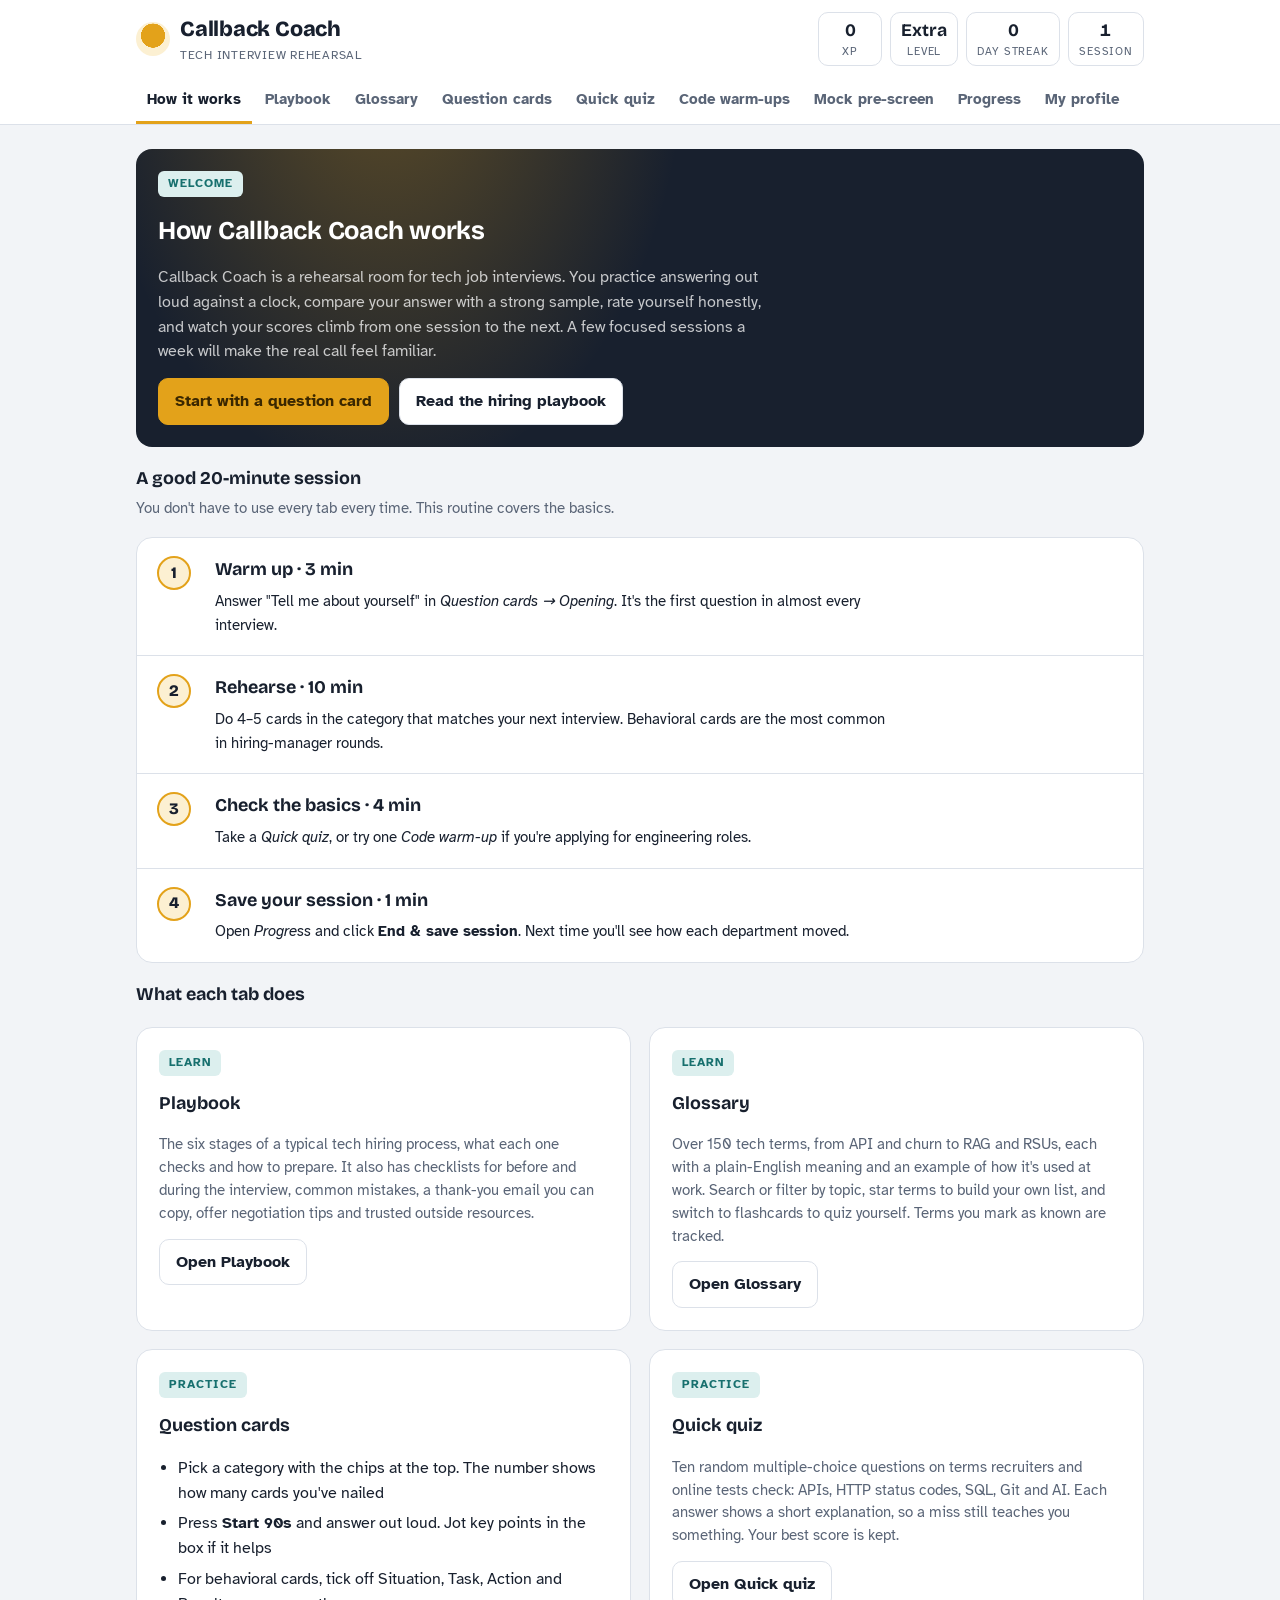
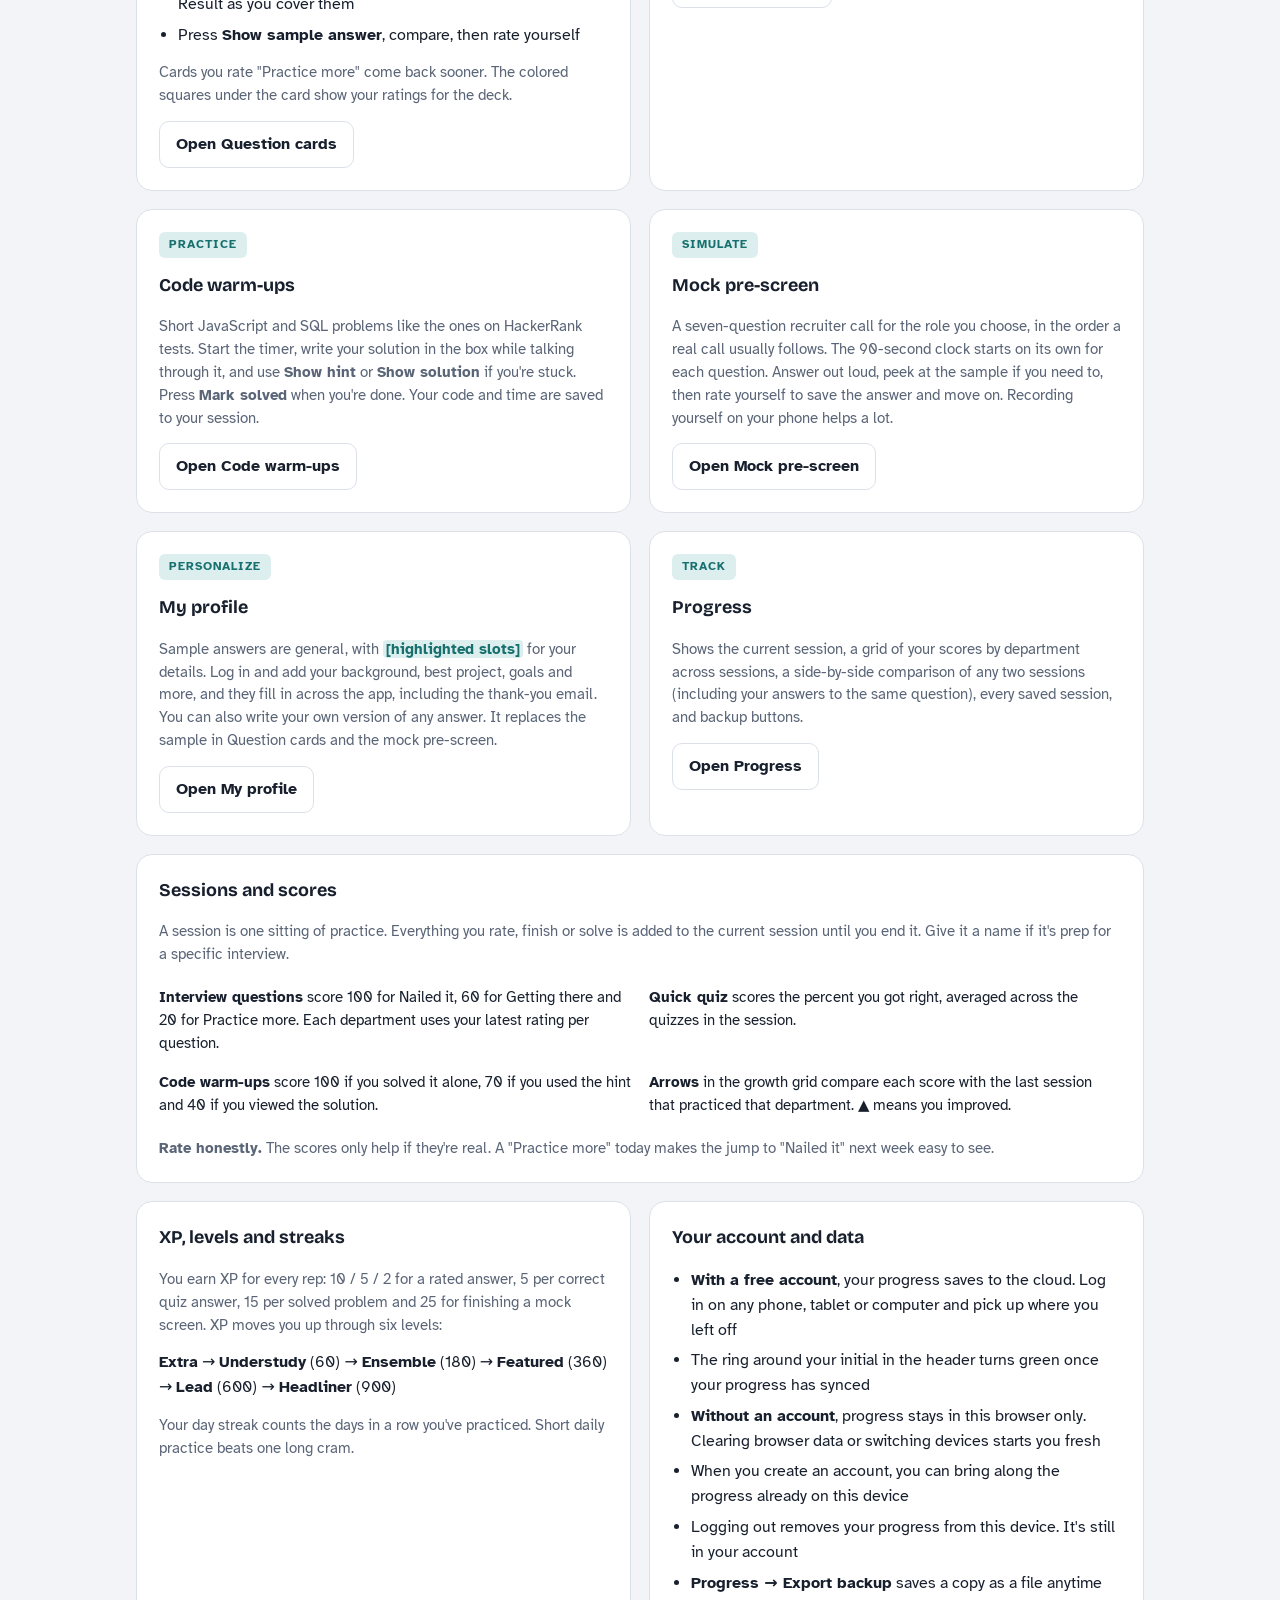
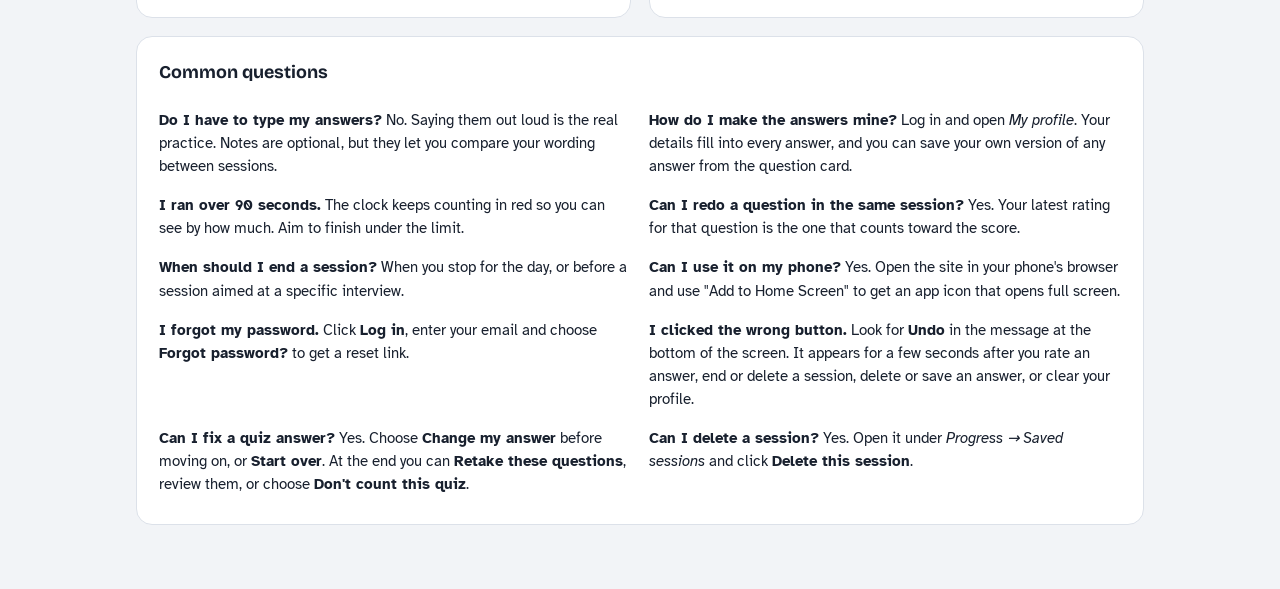
<file: index.html>
<!doctype html>
<html lang="en">
<head>
<meta charset="utf-8">
<meta name="viewport" content="width=device-width,initial-scale=1,viewport-fit=cover">
<title>Callback Coach</title>
<link rel="stylesheet" href="https://fonts.googleapis.com/css2?family=Bricolage+Grotesque:opsz,wght@12..96,500;12..96,700;12..96,800&family=Atkinson+Hyperlegible:wght@400;700&family=JetBrains+Mono:wght@400;600&display=swap">
<meta name="description" content="Rehearse tech interview answers against the clock, rate yourself, and track your growth across practice sessions.">
<meta name="theme-color" content="#FFFFFF" media="(prefers-color-scheme: light)">
<meta name="theme-color" content="#1A202B" media="(prefers-color-scheme: dark)">
<meta name="apple-mobile-web-app-capable" content="yes">
<meta name="mobile-web-app-capable" content="yes">
<meta name="apple-mobile-web-app-title" content="Callback Coach">
<meta name="apple-mobile-web-app-status-bar-style" content="default">
<link rel="icon" href="icons/icon.svg" type="image/svg+xml">
<link rel="icon" href="icons/icon-192.png" type="image/png" sizes="192x192">
<link rel="apple-touch-icon" href="icons/apple-touch-icon.png">
<link rel="manifest" href="manifest.webmanifest">
<link rel="stylesheet" href="styles.css">
</head>
<body>
<header>
  <div class="wrap">
    <div class="bar">
      <div class="brand"><div class="lamp" aria-hidden="true"></div><div><h1>Callback Coach</h1><small>Tech interview rehearsal</small></div></div>
      <div class="hright">
      <div class="stats" aria-live="polite">
        <div class="stat"><b id="xp">0</b><span>XP</span></div>
        <div class="stat"><b id="lvl">Extra</b><span>Level</span></div>
        <div class="stat"><b id="streak">0</b><span>Day streak</span></div>
        <button class="stat link" id="sessStat" title="Open Progress"><b id="sess">1</b><span>Session</span></button>
      </div>
      <div class="acct" id="acct" hidden>
        <button class="btn primary" id="loginBtn">Log in</button>
        <div class="who" id="who" hidden>
          <span class="avatar" id="avatar" aria-hidden="true"></span>
          <span class="whotext"><b id="whoName"></b><small id="sync" aria-live="polite"></small></span>
          <button class="btn ghost" id="logoutBtn">Log out</button>
        </div>
      </div>
      </div>
    </div>
    <nav role="tablist" aria-label="Practice stations">
      <button role="tab" id="t-guide" aria-selected="false" data-tab="guide">How it works</button>
      <button role="tab" id="t-playbook" aria-selected="true" data-tab="playbook">Playbook</button>
      <button role="tab" id="t-glossary" aria-selected="false" data-tab="glossary">Glossary</button>
      <button role="tab" id="t-practice" aria-selected="false" data-tab="practice">Question cards</button>
      <button role="tab" id="t-quiz" aria-selected="false" data-tab="quiz">Quick quiz</button>
      <button role="tab" id="t-code" aria-selected="false" data-tab="code">Code warm-ups</button>
      <button role="tab" id="t-mock" aria-selected="false" data-tab="mock">Mock pre-screen</button>
      <button role="tab" id="t-progress" aria-selected="false" data-tab="progress">Progress</button>
      <button role="tab" id="t-profile" aria-selected="false" data-tab="profile">My profile</button>
    </nav>
  </div>
</header>

<main class="wrap">
  <!-- GUIDE -->
  <section role="tabpanel" id="p-guide" aria-labelledby="t-guide" hidden>
    <div class="stage">
      <span class="tag" style="align-self:flex-start">Welcome</span>
      <h2>How Callback Coach works</h2>
      <p class="lede">Callback Coach is a rehearsal room for tech job interviews. You practice answering out loud against a clock, compare your answer with a strong sample, rate yourself honestly, and watch your scores climb from one session to the next. A few focused sessions a week will make the real call feel familiar.</p>
      <div class="row"><button class="btn primary" data-go="practice">Start with a question card</button><button class="btn" data-go="playbook">Read the hiring playbook</button></div>
    </div>

    <div><h3>A good 20-minute session</h3>
    <p class="tip" style="margin:4px 0 0">You don't have to use every tab every time. This routine covers the basics.</p></div>
    <div class="stages">
      <div class="stg"><span class="sn">1</span><div><h3>Warm up · 3 min</h3><p>Answer "Tell me about yourself" in <i>Question cards → Opening</i>. It's the first question in almost every interview.</p></div></div>
      <div class="stg"><span class="sn">2</span><div><h3>Rehearse · 10 min</h3><p>Do 4–5 cards in the category that matches your next interview. Behavioral cards are the most common in hiring-manager rounds.</p></div></div>
      <div class="stg"><span class="sn">3</span><div><h3>Check the basics · 4 min</h3><p>Take a <i>Quick quiz</i>, or try one <i>Code warm-up</i> if you're applying for engineering roles.</p></div></div>
      <div class="stg"><span class="sn">4</span><div><h3>Save your session · 1 min</h3><p>Open <i>Progress</i> and click <b>End &amp; save session</b>. Next time you'll see how each department moved.</p></div></div>
    </div>

    <div><h3>What each tab does</h3></div>
    <div class="grid2">
      <div class="card"><span class="tag" style="align-self:flex-start">Learn</span><h3>Playbook</h3>
        <p class="tip" style="margin:0">The six stages of a typical tech hiring process, what each one checks and how to prepare. It also has checklists for before and during the interview, common mistakes, a thank-you email you can copy, offer negotiation tips and trusted outside resources.</p>
        <div class="row"><button class="btn" data-go="playbook">Open Playbook</button></div></div>
      <div class="card"><span class="tag" style="align-self:flex-start">Learn</span><h3>Glossary</h3>
        <p class="tip" style="margin:0">Over 150 tech terms, from API and churn to RAG and RSUs, each with a plain-English meaning and an example of how it's used at work. Search or filter by topic, star terms to build your own list, and switch to flashcards to quiz yourself. Terms you mark as known are tracked.</p>
        <div class="row"><button class="btn" data-go="glossary">Open Glossary</button></div></div>
      <div class="card"><span class="tag" style="align-self:flex-start">Practice</span><h3>Question cards</h3>
        <ul class="checklist">
          <li>Pick a category with the chips at the top. The number shows how many cards you've nailed</li>
          <li>Press <b>Start 90s</b> and answer out loud. Jot key points in the box if it helps</li>
          <li>For behavioral cards, tick off Situation, Task, Action and Result as you cover them</li>
          <li>Press <b>Show sample answer</b>, compare, then rate yourself</li>
        </ul>
        <p class="tip" style="margin:0">Cards you rate "Practice more" come back sooner. The colored squares under the card show your ratings for the deck.</p>
        <div class="row"><button class="btn" data-go="practice">Open Question cards</button></div></div>
      <div class="card"><span class="tag" style="align-self:flex-start">Practice</span><h3>Quick quiz</h3>
        <p class="tip" style="margin:0">Ten random multiple-choice questions on terms recruiters and online tests check: APIs, HTTP status codes, SQL, Git and AI. Each answer shows a short explanation, so a miss still teaches you something. Your best score is kept.</p>
        <div class="row"><button class="btn" data-go="quiz">Open Quick quiz</button></div></div>
      <div class="card"><span class="tag" style="align-self:flex-start">Practice</span><h3>Code warm-ups</h3>
        <p class="tip" style="margin:0">Short JavaScript and SQL problems like the ones on HackerRank tests. Start the timer, write your solution in the box while talking through it, and use <b>Show hint</b> or <b>Show solution</b> if you're stuck. Press <b>Mark solved</b> when you're done. Your code and time are saved to your session.</p>
        <div class="row"><button class="btn" data-go="code">Open Code warm-ups</button></div></div>
      <div class="card"><span class="tag" style="align-self:flex-start">Simulate</span><h3>Mock pre-screen</h3>
        <p class="tip" style="margin:0">A seven-question recruiter call for the role you choose, in the order a real call usually follows. The 90-second clock starts on its own for each question. Answer out loud, peek at the sample if you need to, then rate yourself to save the answer and move on. Recording yourself on your phone helps a lot.</p>
        <div class="row"><button class="btn" data-go="mock">Open Mock pre-screen</button></div></div>
      <div class="card"><span class="tag" style="align-self:flex-start">Personalize</span><h3>My profile</h3>
        <p class="tip" style="margin:0">Sample answers are general, with <mark class="ph">[highlighted slots]</mark> for your details. Log in and add your background, best project, goals and more, and they fill in across the app, including the thank-you email. You can also write your own version of any answer. It replaces the sample in Question cards and the mock pre-screen.</p>
        <div class="row"><button class="btn" data-go="profile">Open My profile</button></div></div>
      <div class="card"><span class="tag" style="align-self:flex-start">Track</span><h3>Progress</h3>
        <p class="tip" style="margin:0">Shows the current session, a grid of your scores by department across sessions, a side-by-side comparison of any two sessions (including your answers to the same question), every saved session, and backup buttons.</p>
        <div class="row"><button class="btn" data-go="progress">Open Progress</button></div></div>
    </div>

    <div class="card"><h3>Sessions and scores</h3>
      <p class="tip" style="margin:0">A session is one sitting of practice. Everything you rate, finish or solve is added to the current session until you end it. Give it a name if it's prep for a specific interview.</p>
      <div class="grid2 tight">
        <p><b>Interview questions</b> score 100 for Nailed it, 60 for Getting there and 20 for Practice more. Each department uses your latest rating per question.</p>
        <p><b>Quick quiz</b> scores the percent you got right, averaged across the quizzes in the session.</p>
        <p><b>Code warm-ups</b> score 100 if you solved it alone, 70 if you used the hint and 40 if you viewed the solution.</p>
        <p><b>Arrows</b> in the growth grid compare each score with the last session that practiced that department. ▲ means you improved.</p>
      </div>
      <p class="tip" style="margin:0"><b>Rate honestly.</b> The scores only help if they're real. A "Practice more" today makes the jump to "Nailed it" next week easy to see.</p></div>

    <div class="grid2">
      <div class="card"><h3>XP, levels and streaks</h3>
        <p class="tip" style="margin:0">You earn XP for every rep: 10 / 5 / 2 for a rated answer, 5 per correct quiz answer, 15 per solved problem and 25 for finishing a mock screen. XP moves you up through six levels:</p>
        <p style="margin:0"><b>Extra</b> → <b>Understudy</b> (60) → <b>Ensemble</b> (180) → <b>Featured</b> (360) → <b>Lead</b> (600) → <b>Headliner</b> (900)</p>
        <p class="tip" style="margin:0">Your day streak counts the days in a row you've practiced. Short daily practice beats one long cram.</p></div>
      <div class="card"><h3>Your account and data</h3>
        <ul class="checklist">
          <li><b>With a free account</b>, your progress saves to the cloud. Log in on any phone, tablet or computer and pick up where you left off</li>
          <li>The ring around your initial in the header turns green once your progress has synced</li>
          <li><b>Without an account</b>, progress stays in this browser only. Clearing browser data or switching devices starts you fresh</li>
          <li>When you create an account, you can bring along the progress already on this device</li>
          <li>Logging out removes your progress from this device. It's still in your account</li>
          <li><b>Progress → Export backup</b> saves a copy as a file anytime</li>
        </ul></div>
    </div>

    <div class="card"><h3>Common questions</h3>
      <div class="grid2 tight">
        <p><b>Do I have to type my answers?</b> No. Saying them out loud is the real practice. Notes are optional, but they let you compare your wording between sessions.</p>
        <p><b>How do I make the answers mine?</b> Log in and open <i>My profile</i>. Your details fill into every answer, and you can save your own version of any answer from the question card.</p>
        <p><b>I ran over 90 seconds.</b> The clock keeps counting in red so you can see by how much. Aim to finish under the limit.</p>
        <p><b>Can I redo a question in the same session?</b> Yes. Your latest rating for that question is the one that counts toward the score.</p>
        <p><b>When should I end a session?</b> When you stop for the day, or before a session aimed at a specific interview.</p>
        <p><b>Can I use it on my phone?</b> Yes. Open the site in your phone's browser and use "Add to Home Screen" to get an app icon that opens full screen.</p>
        <p><b>I forgot my password.</b> Click <b>Log in</b>, enter your email and choose <b>Forgot password?</b> to get a reset link.</p>
        <p><b>I clicked the wrong button.</b> Look for <b>Undo</b> in the message at the bottom of the screen. It appears for a few seconds after you rate an answer, end or delete a session, delete or save an answer, or clear your profile.</p>
        <p><b>Can I fix a quiz answer?</b> Yes. Choose <b>Change my answer</b> before moving on, or <b>Start over</b>. At the end you can <b>Retake these questions</b>, review them, or choose <b>Don't count this quiz</b>.</p>
        <p><b>Can I delete a session?</b> Yes. Open it under <i>Progress → Saved sessions</i> and click <b>Delete this session</b>.</p>
      </div></div>
  </section>
  <!-- PLAYBOOK -->
  <section role="tabpanel" id="p-playbook" aria-labelledby="t-playbook">
    <div><h2>How tech hiring actually works</h2>
    <p class="lede">Most tech roles move through the same five or six stages. Each one checks something different, so prepare for the stage you're in. The practice tabs map to these stages.</p></div>

    <div class="stages">
      <div class="stg"><span class="sn">1</span><div><h3>Application &amp; resume screen</h3><p><b>Checks:</b> keywords and a clear story. Many companies use applicant tracking systems that scan for words from the job post.</p><p><b>Prep:</b> mirror the post's language on your resume, put your best project (<span data-tok="project"></span>) near the top with a link, and keep LinkedIn and GitHub current. A referral from a real person beats a cold application by a wide margin, so ask classmates, alumni and former coworkers.</p></div></div>
      <div class="stg"><span class="sn">2</span><div><h3>Recruiter pre-screen · 20–30 min, phone or video</h3><p><b>Checks:</b> communication, basic fit, motivation, salary range, timeline, work authorization and location.</p><p><b>Prep:</b> a 60-second "tell me about yourself," a researched "why this company," your salary range, and your start date. Practice with the <i>Mock pre-screen</i> tab.</p></div></div>
      <div class="stg"><span class="sn">3</span><div><h3>Hiring manager interview · 30–60 min</h3><p><b>Checks:</b> whether you can do this specific job and work well with this team. Mostly behavioral and situational questions.</p><p><b>Prep:</b> five or six STAR stories that cover customers, conflict, failure, leadership, learning fast and teaching. Practice in <i>Question cards → Behavioral</i>.</p></div></div>
      <div class="stg"><span class="sn">4</span><div><h3>Technical or skills assessment</h3><p><b>Checks:</b> the hands-on skills in the post. This can be a timed online test (HackerRank, CodeSignal), a take-home project, a live exercise, a mock customer call, a product demo or a training sample.</p><p><b>Prep:</b> for engineering, timed easy problems three times a week (<i>Code warm-ups</i>). For customer success, solutions or enablement roles, practice explaining a technical concept to a non-technical person and running a 10-minute demo of your own project.</p></div></div>
      <div class="stg"><span class="sn">5</span><div><h3>Final round or panel · 2–4 hours</h3><p><b>Checks:</b> consistency across several interviewers, plus "would I want to work with this person every day?"</p><p><b>Prep:</b> different stories for different interviewers, since they compare notes. Bring two or three questions for each person. Eat beforehand and keep water nearby.</p></div></div>
      <div class="stg"><span class="sn">6</span><div><h3>Offer &amp; negotiation</h3><p><b>Checks:</b> nothing. You've already won the job, and now it's a conversation.</p><p><b>Prep:</b> it's normal and expected to ask for time and to negotiate politely. See the negotiation notes below.</p></div></div>
    </div>

    <div class="grid2">
      <div class="card"><h3>Before every interview</h3>
        <ul class="checklist">
          <li>Read the job post twice and pick the 3 skills they care about most</li>
          <li>Study the company site, recent news and their product. Try the product if you can</li>
          <li>Look up your interviewer on LinkedIn</li>
          <li>Match one of your stories to each of those 3 skills</li>
          <li>Write down 3 questions to ask them</li>
          <li>Find the pay range (NYC posts must list one) and set your number</li>
          <li>Video calls: test camera, mic and lighting. Plain background, laptop at eye level</li>
          <li>Keep your resume and a few notes open, but don't read from them</li>
        </ul></div>
      <div class="card"><h3>During the interview</h3>
        <ul class="checklist">
          <li>Answer in 1–2 minutes, then stop. Offer more: "Happy to go deeper on that"</li>
          <li>Say "I" for what you did and "we" for the team result</li>
          <li>Use real numbers where you can: team size, years, customers served, results</li>
          <li>It's fine to pause: "Good question, let me think for a second"</li>
          <li>If you don't know a technical answer, say so and explain how you'd find out</li>
          <li>Never criticize a former employer or teammate</li>
          <li>Close by repeating why you're excited about this specific role</li>
        </ul></div>
    </div>

    <div class="card"><h3>Common mistakes that cost offers</h3>
      <div class="grid2 tight">
        <p><b>Rambling.</b> Long answers lose the listener. Use STAR and time yourself.</p>
        <p><b>Generic "why us."</b> If the answer fits any company, it fits none. Name something specific.</p>
        <p><b>Underselling a career change.</b> Hospitality, teaching and performing are real experience in client management, training and composure under pressure. Translate them; don't apologize for them.</p>
        <p><b>No questions at the end.</b> It can read as low interest. Always have three ready.</p>
        <p><b>Bluffing technical answers.</b> Interviewers can tell. "I haven't used that yet, but here's how I'd learn it" scores better.</p>
        <p><b>No follow-up.</b> Send a thank-you within 24 hours. Few candidates do, so it stands out.</p>
      </div></div>

    <div class="card"><h3>Thank-you email template</h3>
      <pre class="email" id="email">Subject: Thank you — <mark class="ph">[Role]</mark> interview

Hi <mark class="ph">[Name]</mark>,

Thank you for taking the time to talk with me today about the <mark class="ph">[Role]</mark> position. I especially enjoyed hearing about <mark class="ph">[specific thing they mentioned]</mark>.

Our conversation made me even more excited about the role. My experience in <span data-tok="background"></span> and building <span data-tok="project"></span> lines up well with <mark class="ph">[a need they described]</mark>, and I'd love to help with that.

Please let me know if there's anything else I can share. I look forward to hearing about next steps.

Best,
<span data-tok="name"></span>
<span data-tok="linkedin"></span></pre>
      <div class="row"><button class="btn" id="copyEmail">Copy template</button></div></div>

    <div class="grid2">
      <div class="card"><h3>Negotiating an offer</h3>
        <ul class="checklist">
          <li>Thank them and say you're excited, then ask for a few days to review it</li>
          <li>Ask for the full offer in writing: base pay, bonus, equity, benefits, PTO and start date</li>
          <li>Compare with the posted range and market data before responding</li>
          <li>Ask once, politely, with a reason: "Based on the range and my experience in X, would you consider [number]?"</li>
          <li>If base pay is fixed, ask about a sign-on bonus, start date, learning budget or title</li>
          <li>Get any final agreement in writing before you resign or accept</li>
        </ul></div>
      <div class="card"><h3>Handling the career-change question</h3>
        <p class="tip" style="margin:0">Expect some version of "You're new to tech, so why should we hire you?" Answer it confidently in three beats:</p>
        <ol class="checklist">
          <li><b>Own it:</b> "I'm newer to tech, but not new to work."</li>
          <li><b>Translate it:</b> "In <span data-tok="background"></span> I <mark class="ph">[trained staff / managed a team / handled hundreds of customers]</mark>. That's client management and enablement."</li>
          <li><b>Prove it:</b> "And I've shipped real work, like <span data-tok="project"></span>."</li>
        </ol></div>
    </div>

    <div class="card"><h3>Trusted resources</h3>
      <div class="res">
        <a href="https://www.hackerrank.com/interview/preparation-kits" target="_blank" rel="noopener">HackerRank prep kits<small>Timed coding practice that matches real assessments</small></a>
        <a href="https://leetcode.com/problemset/" target="_blank" rel="noopener">LeetCode<small>Filter by Easy to start</small></a>
        <a href="https://www.glassdoor.com/Interview/index.htm" target="_blank" rel="noopener">Glassdoor interviews<small>Real questions candidates were asked, by company</small></a>
        <a href="https://www.levels.fyi" target="_blank" rel="noopener">Levels.fyi<small>Pay data for tech roles</small></a>
        <a href="https://www.sqlbolt.com" target="_blank" rel="noopener">SQLBolt<small>Short interactive SQL lessons</small></a>
        <a href="https://www.themuse.com/advice/star-interview-method" target="_blank" rel="noopener">The Muse on STAR<small>More examples of the STAR method</small></a>
      </div></div>
  </section>

  <!-- GLOSSARY -->
  <section role="tabpanel" id="p-glossary" aria-labelledby="t-glossary" hidden>
    <div><h2>Tech glossary</h2>
    <p class="lede">The words you'll hear in job posts, interviews and your first weeks on the job, in plain English with an example of how people actually use them. Star the ones you want to review, and use flashcards to test yourself.</p></div>
    <div id="gloss"></div>
  </section>

  <!-- PRACTICE -->
  <section role="tabpanel" id="p-practice" aria-labelledby="t-practice" hidden>
    <div><h2>Rehearse one question at a time</h2>
    <p class="lede">Read the question, answer out loud against the clock, then compare with the sample. Rate yourself honestly and the cards you struggle with come back sooner.</p></div>
    <div class="chips" id="cats"></div>
    <div class="card" id="pcard"></div>
    <div class="dots" id="pdots" aria-label="Your ratings for this deck"></div>
  </section>

  <!-- QUIZ -->
  <section role="tabpanel" id="p-quiz" aria-labelledby="t-quiz" hidden>
    <div><h2>Quick quiz</h2>
    <p class="lede">Ten multiple-choice questions on the basics recruiters and online tests check: APIs, HTTP codes, SQL, Git and AI terms. 5 XP per correct answer.</p></div>
    <div class="card" id="qcard"></div>
  </section>

  <!-- CODE -->
  <section role="tabpanel" id="p-code" aria-labelledby="t-code" hidden>
    <div><h2>Code warm-ups</h2>
    <p class="lede">HackerRank-style problems. Try it in the editor box first, peek at the hint if you need it, then check the solution. Marking one solved earns 15 XP.</p></div>
    <div class="plist" id="plist"></div>
    <div class="card" id="ccard"></div>
  </section>

  <!-- MOCK -->
  <section role="tabpanel" id="p-mock" aria-labelledby="t-mock" hidden>
    <div id="mock"></div>
  </section>

  <!-- PROGRESS -->
  <section role="tabpanel" id="p-progress" aria-labelledby="t-progress" hidden>
    <div><h2>Track your growth</h2>
    <p class="lede">Everything you rate, finish or solve is saved to the current session, including the notes you typed and how long you took. End the session when you're done for the day, start a fresh one next time, and compare how each department moves.</p></div>
    <div id="prog"></div>
  </section>

  <!-- PROFILE -->
  <section role="tabpanel" id="p-profile" aria-labelledby="t-profile" hidden>
    <div><h2>My profile</h2>
    <p class="lede">The sample answers are written for anyone. Add your details here and they become yours.</p></div>
    <div id="profile"></div>
  </section>
</main>
<div class="toast" id="toast" role="status"></div>

<dialog id="authDlg" aria-labelledby="authTitle">
  <form id="authForm" novalidate>
    <div class="dlgtop"><h2 id="authTitle">Welcome back</h2><button type="button" class="btn ghost" id="authClose" aria-label="Close">✕</button></div>
    <p class="tip" style="margin:0">A free account saves your sessions and scores to the cloud so you can pick up on any device. Without one, progress stays in this browser.</p>
    <div class="chips" id="authModes" role="group" aria-label="Account">
      <button type="button" class="chip" data-mode="login" aria-pressed="true">Log in</button>
      <button type="button" class="chip" data-mode="signup" aria-pressed="false">Create account</button>
    </div>
    <label class="field">Email<input type="email" id="authEmail" autocomplete="email" required></label>
    <label class="field">Password<input type="password" id="authPw" autocomplete="current-password" required minlength="6"></label>
    <div class="row" style="justify-content:space-between">
      <label class="tip"><input type="checkbox" id="showPw"> Show password</label>
      <span class="tip" id="pwHint" hidden>At least 6 characters</span>
      <button type="button" class="btn ghost" id="forgot">Forgot password?</button>
    </div>
    <p id="authErr" role="alert"></p>
    <button type="submit" class="btn primary" id="authSubmit">Log in</button>
    <div class="or"><span>or</span></div>
    <button type="button" class="btn" id="googleBtn">Continue with Google</button>
  </form>
</dialog>

<script src="firebase-config.js"></script>
<script src="script.js"></script>
<script src="glossary.js"></script>
<script src="auth.js"></script>
</body>
</html>
</file>
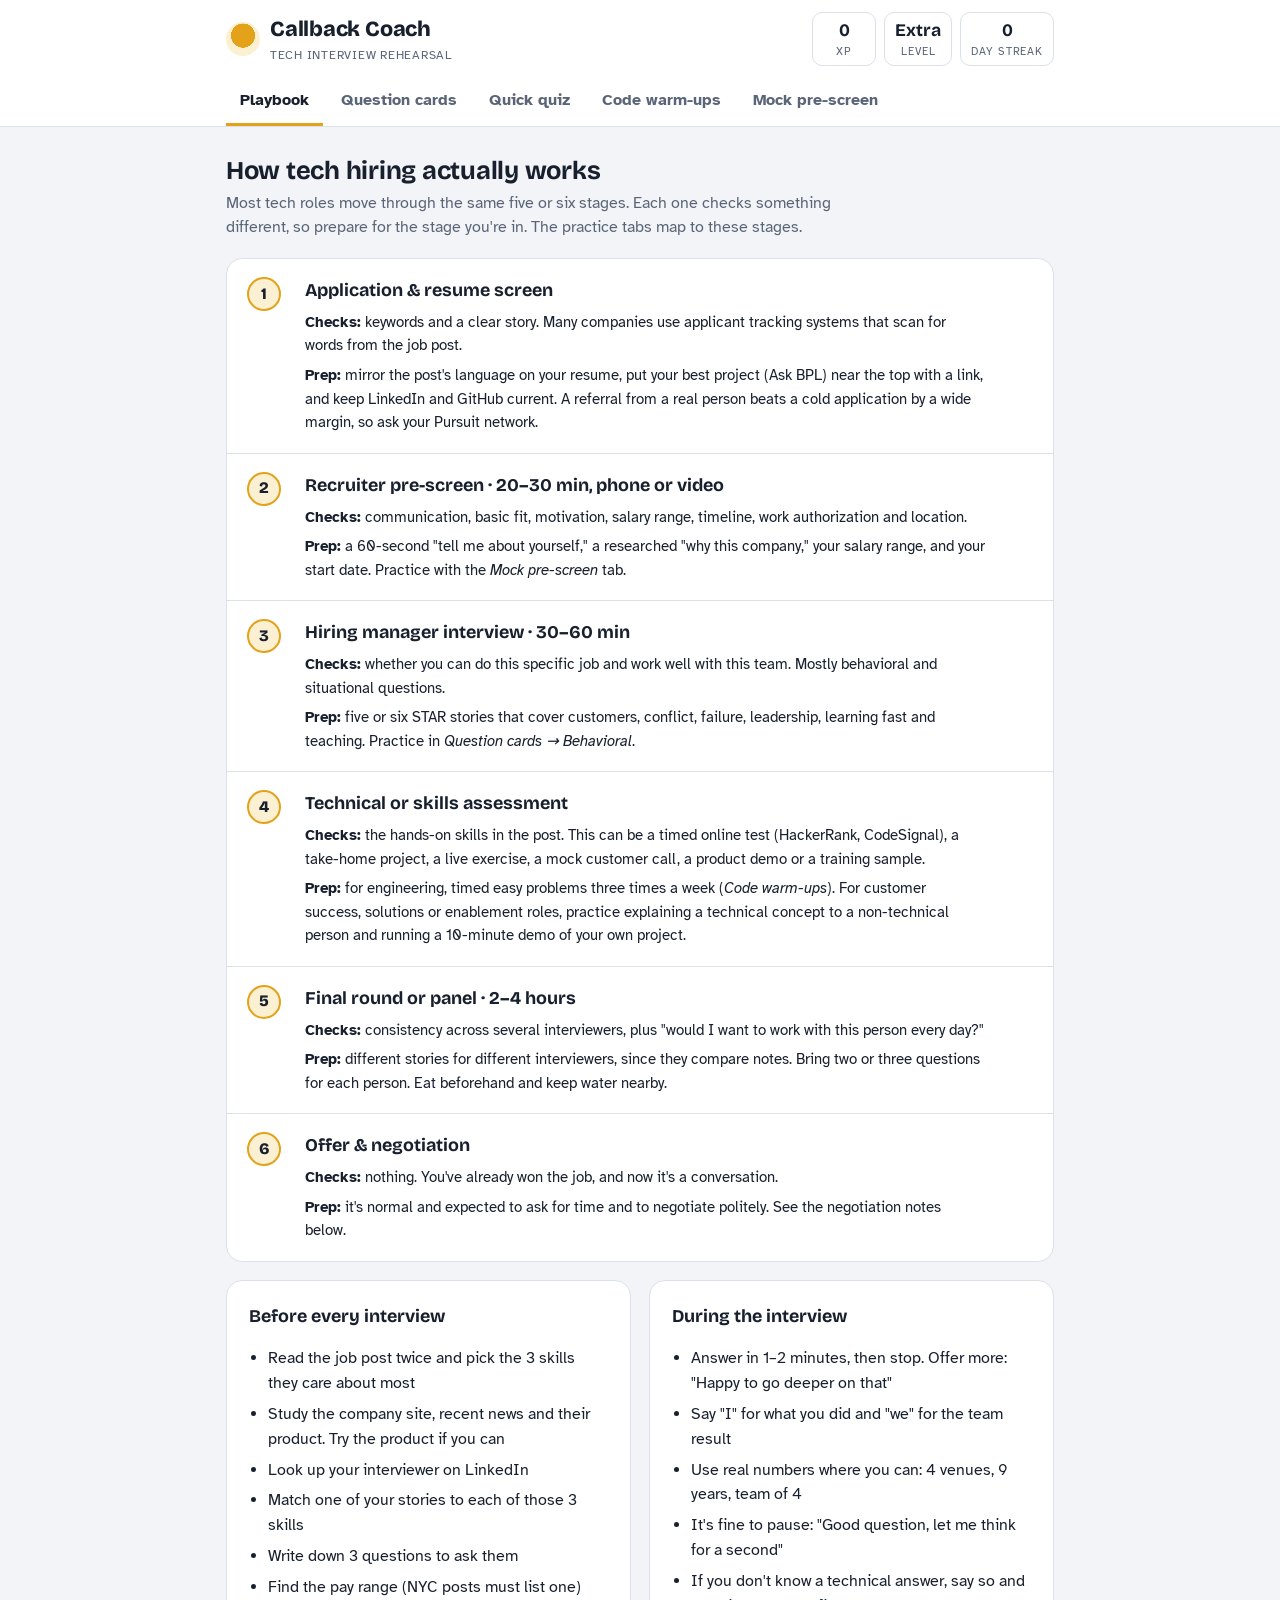
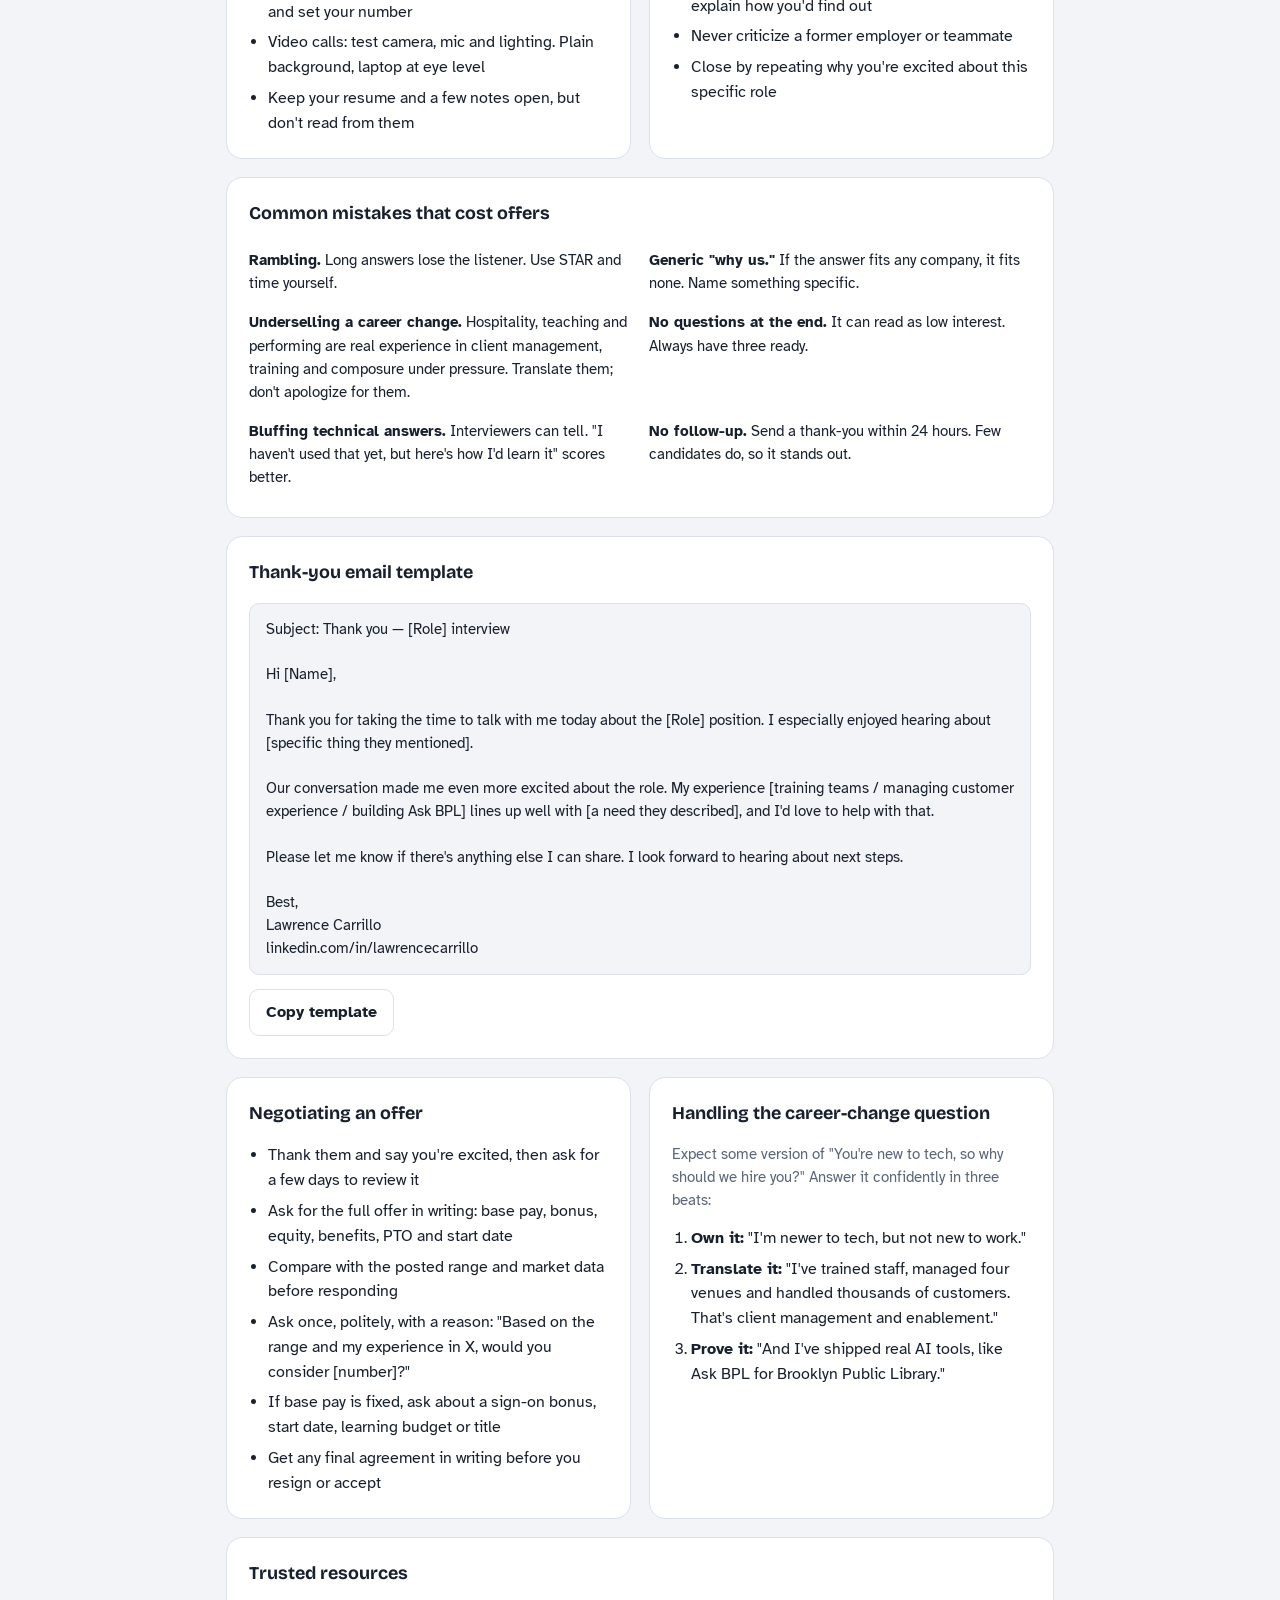
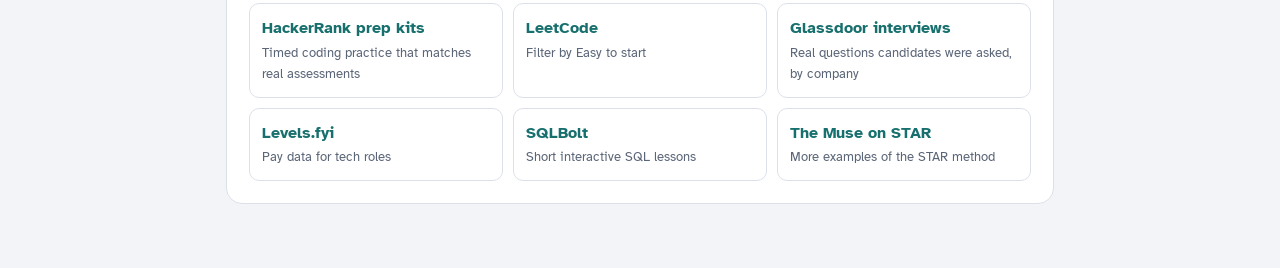
<file: Callback Coach.html>
<!doctype html><html><head><meta charset=utf8><meta name=viewport content="width=device-width,initial-scale=1,viewport-fit=cover"><style>:root{color-scheme:light;box-sizing:border-box;padding-top:env(safe-area-inset-top,0px);padding-bottom:env(safe-area-inset-bottom,0px)}html{scroll-padding-top:env(safe-area-inset-top,0px)}body{margin:0;padding:0;font:14px -apple-system,BlinkMacSystemFont,sans-serif;background:#fff;color:#000}img{max-width:100%}[hidden]:not([hidden=until-found i]){display:none!important}</style></head><body>
<title>Callback Coach</title>
<meta name="claude:viewport-fit-sides" content="cover">
<link rel="stylesheet" href="https://fonts.googleapis.com/css2?family=Bricolage+Grotesque:opsz,wght@12..96,500;12..96,700;12..96,800&family=Atkinson+Hyperlegible:wght@400;700&family=JetBrains+Mono:wght@400;600&display=swap">
<style>
/* Layout: a rehearsal room. Sticky "call board" header, tabbed stations, one focused card at a time. */
:root{
  --bg:#F2F4F7; --surface:#FFFFFF; --ink:#18202E; --muted:#5A6577; --line:#DCE1E9;
  --spot:#E3A21A; --spot-ink:#3A2700; --spot-soft:#FCF0D2;
  --teal:#17706E; --teal-soft:#DCEFEE;
  --good:#1E8A4C; --mid:#B7791F; --low:#B4413A;
  --code-bg:#1C2433; --code-fg:#E6EBF2;
  --display:"Bricolage Grotesque", "Segoe UI", system-ui, sans-serif;
  --body:"Atkinson Hyperlegible", "Segoe UI", system-ui, sans-serif;
  --mono:"JetBrains Mono", ui-monospace, Menlo, Consolas, monospace;
}
@media (prefers-color-scheme: dark){:root:not([data-theme="light"]){
  --bg:#11151D; --surface:#1A202B; --ink:#E9EDF3; --muted:#9AA5B6; --line:#2C3443;
  --spot:#F0B53A; --spot-ink:#2A1C00; --spot-soft:#3A2E14;
  --teal:#4FB8B4; --teal-soft:#16302F;
  --good:#4CC17E; --mid:#E0A548; --low:#E4766E;
  --code-bg:#0B0F16; --code-fg:#E6EBF2; color-scheme:dark}}
:root[data-theme="dark"]{
  --bg:#11151D; --surface:#1A202B; --ink:#E9EDF3; --muted:#9AA5B6; --line:#2C3443;
  --spot:#F0B53A; --spot-ink:#2A1C00; --spot-soft:#3A2E14;
  --teal:#4FB8B4; --teal-soft:#16302F;
  --good:#4CC17E; --mid:#E0A548; --low:#E4766E;
  --code-bg:#0B0F16; --code-fg:#E6EBF2; color-scheme:dark}
*{box-sizing:border-box}
body{background:var(--bg);color:var(--ink);font-family:var(--body);font-size:16px;line-height:1.55}
body::before{content:"";position:fixed;inset:0 0 auto;height:env(safe-area-inset-top,0px);z-index:10;background:var(--surface)}
.wrap{max-width:860px;margin:0 auto;padding-left:max(16px,env(safe-area-inset-left,0px));padding-right:max(16px,env(safe-area-inset-right,0px))}
header{position:sticky;top:env(safe-area-inset-top,0px);z-index:5;background:var(--surface);border-bottom:1px solid var(--line)}
.bar{display:flex;align-items:center;justify-content:space-between;gap:12px;flex-wrap:wrap;padding-block:12px}
.brand{display:flex;align-items:center;gap:10px}
.lamp{width:34px;height:34px;border-radius:50%;background:radial-gradient(circle at 50% 40%,var(--spot) 0 45%,transparent 46%),var(--spot-soft);flex:none}
.brand h1{font-family:var(--display);font-weight:800;font-size:1.35rem;margin:0;letter-spacing:-.01em}
.brand small{display:block;color:var(--muted);font-size:.78rem;letter-spacing:.06em;text-transform:uppercase}
.stats{display:flex;gap:8px;flex-wrap:wrap}
.stat{display:flex;flex-direction:column;align-items:center;min-width:64px;padding:4px 10px;border:1px solid var(--line);border-radius:10px}
.stat b{font-family:var(--display);font-size:1.1rem;font-variant-numeric:tabular-nums}
.stat span{font-size:.68rem;text-transform:uppercase;letter-spacing:.08em;color:var(--muted)}
nav{display:flex;gap:4px;overflow-x:auto;padding-bottom:0}
nav button{font:inherit;font-weight:700;background:none;border:0;color:var(--muted);padding:10px 14px;border-bottom:3px solid transparent;cursor:pointer;white-space:nowrap}
nav button[aria-selected="true"]{color:var(--ink);border-bottom-color:var(--spot)}
main{padding-block:24px 64px}
section[role=tabpanel]{display:flex;flex-direction:column;gap:18px}
h2{font-family:var(--display);font-weight:700;font-size:1.6rem;margin:0;text-wrap:balance;letter-spacing:-.01em}
.lede{color:var(--muted);margin:0;max-width:62ch}
.chips{display:flex;gap:8px;flex-wrap:wrap}
.chip{font:inherit;font-size:.9rem;border:1px solid var(--line);background:var(--surface);color:var(--ink);padding:6px 12px;border-radius:999px;cursor:pointer}
.chip[aria-pressed="true"]{background:var(--ink);color:var(--surface);border-color:var(--ink)}
.chip .n{opacity:.6;font-variant-numeric:tabular-nums;margin-left:4px}
.card{background:var(--surface);border:1px solid var(--line);border-radius:16px;padding:22px;display:flex;flex-direction:column;gap:14px;min-width:0}
.cardtop{display:flex;justify-content:space-between;align-items:center;gap:10px;flex-wrap:wrap}
.tag{font-size:.72rem;font-weight:700;text-transform:uppercase;letter-spacing:.09em;color:var(--teal);background:var(--teal-soft);padding:4px 10px;border-radius:6px}
.count{color:var(--muted);font-size:.85rem;font-variant-numeric:tabular-nums}
.q{font-family:var(--display);font-weight:700;font-size:1.45rem;line-height:1.25;margin:0;text-wrap:balance}
.want{color:var(--muted);margin:0}
.want b{color:var(--ink)}
textarea{width:100%;min-height:110px;font:inherit;font-size:.95rem;padding:12px;border:1px solid var(--line);border-radius:10px;background:var(--bg);color:var(--ink);resize:vertical}
textarea.code{font-family:var(--mono);font-size:.85rem;min-height:140px}
.row{display:flex;gap:10px;flex-wrap:wrap;align-items:center}
.btn{font:inherit;font-weight:700;padding:10px 16px;border-radius:10px;border:1px solid var(--line);background:var(--surface);color:var(--ink);cursor:pointer}
.btn:hover{border-color:var(--ink)}
.btn.primary{background:var(--spot);border-color:var(--spot);color:var(--spot-ink)}
.btn.primary:hover{filter:brightness(1.05)}
.btn.ghost{border-color:transparent;background:none;color:var(--muted)}
.btn:disabled{opacity:.45;cursor:default}
button:focus-visible,textarea:focus-visible,select:focus-visible{outline:3px solid var(--teal);outline-offset:2px}
.timer{display:flex;align-items:center;gap:10px;margin-left:auto}
.clock{font-family:var(--mono);font-weight:600;font-size:1.05rem;font-variant-numeric:tabular-nums;min-width:4.2ch;text-align:right}
.ring{width:30px;height:30px;transform:rotate(-90deg)}
.ring circle{fill:none;stroke-width:4}
.ring .trk{stroke:var(--line)} .ring .val{stroke:var(--spot);transition:stroke-dashoffset .9s linear}
.clock.over{color:var(--low)}
.sample{border-left:4px solid var(--spot);background:var(--spot-soft);padding:14px 16px;border-radius:0 10px 10px 0;white-space:pre-line}
.sample h4{margin:0 0 6px;font-size:.75rem;text-transform:uppercase;letter-spacing:.09em}
.tip{font-size:.92rem;color:var(--muted)}
.star{display:grid;grid-template-columns:repeat(4,minmax(0,1fr));gap:8px}
.star label{display:flex;flex-direction:column;gap:2px;border:1px solid var(--line);border-radius:10px;padding:8px 10px;cursor:pointer;font-size:.82rem;color:var(--muted)}
.star label b{font-family:var(--display);font-size:1.15rem;color:var(--ink)}
.star input{position:absolute;opacity:0;pointer-events:none}
.star label:has(input:checked){border-color:var(--teal);background:var(--teal-soft)}
.rate{display:grid;grid-template-columns:repeat(3,minmax(0,1fr));gap:8px}
.rate button{font:inherit;padding:10px;border-radius:10px;border:1px solid var(--line);background:var(--surface);color:var(--ink);cursor:pointer;font-weight:700;display:flex;flex-direction:column;align-items:center;gap:2px}
.rate button small{font-weight:400;color:var(--muted);font-size:.78rem}
.rate .g:hover{border-color:var(--good)} .rate .m:hover{border-color:var(--mid)} .rate .l:hover{border-color:var(--low)}
.dots{display:flex;gap:4px;flex-wrap:wrap}
.dot{width:12px;height:12px;border-radius:3px;background:var(--line)}
.dot.g{background:var(--good)} .dot.m{background:var(--mid)} .dot.l{background:var(--low)} .dot.cur{outline:2px solid var(--ink);outline-offset:1px}
.opts{display:flex;flex-direction:column;gap:8px}
.opt{font:inherit;text-align:left;padding:12px 14px;border:1px solid var(--line);border-radius:10px;background:var(--surface);color:var(--ink);cursor:pointer;display:flex;gap:10px;align-items:baseline}
.opt .k{font-family:var(--mono);font-size:.8rem;color:var(--muted)}
.opt.right{border-color:var(--good);background:color-mix(in srgb,var(--good) 12%,var(--surface))}
.opt.wrong{border-color:var(--low);background:color-mix(in srgb,var(--low) 12%,var(--surface))}
.feedback{padding:12px 14px;border-radius:10px;background:var(--bg)}
.feedback b.ok{color:var(--good)} .feedback b.no{color:var(--low)}
.meter{height:8px;background:var(--line);border-radius:99px;overflow:hidden}
.meter i{display:block;height:100%;background:var(--spot);border-radius:99px;transition:width .3s}
pre{margin:0;background:var(--code-bg);color:var(--code-fg);padding:14px 16px;border-radius:10px;overflow-x:auto;font-family:var(--mono);font-size:.84rem;line-height:1.55}
code{font-family:var(--mono);font-size:.88em;background:var(--bg);padding:1px 5px;border-radius:4px}
.plist{display:grid;grid-template-columns:repeat(2,minmax(0,1fr));gap:10px}
.pitem{font:inherit;text-align:left;border:1px solid var(--line);background:var(--surface);color:var(--ink);border-radius:12px;padding:12px 14px;cursor:pointer;display:flex;justify-content:space-between;align-items:center;gap:8px}
.pitem[aria-current="true"]{border-color:var(--spot);box-shadow:0 0 0 2px var(--spot-soft)}
.pitem small{display:block;color:var(--muted);font-size:.78rem}
.badge{font-size:.7rem;font-weight:700;letter-spacing:.06em;text-transform:uppercase;padding:3px 8px;border-radius:6px;background:var(--bg);color:var(--muted);flex:none}
.badge.done{background:color-mix(in srgb,var(--good) 18%,transparent);color:var(--good)}
select{font:inherit;padding:9px 12px;border-radius:10px;border:1px solid var(--line);background:var(--surface);color:var(--ink)}
.stage{background:var(--ink);color:var(--surface);border-radius:16px;padding:22px;display:flex;flex-direction:column;gap:14px;position:relative;overflow:hidden}
.stage::after{content:"";position:absolute;inset:-40% 40% auto -10%;height:180%;background:radial-gradient(ellipse at top,color-mix(in srgb,var(--spot) 35%,transparent),transparent 60%);pointer-events:none}
.stage > *{position:relative;z-index:1}
.stage .lede{color:color-mix(in srgb,var(--surface) 75%,transparent)}
.stage h2{color:var(--surface)}
.checklist{margin:0;padding-left:1.2em;display:flex;flex-direction:column;gap:6px}
.toast{position:fixed;left:50%;bottom:calc(20px + env(safe-area-inset-bottom,0px));transform:translateX(-50%) translateY(20px);background:var(--ink);color:var(--surface);padding:10px 16px;border-radius:999px;font-weight:700;opacity:0;transition:.25s;pointer-events:none;z-index:20}
.toast.show{opacity:1;transform:translateX(-50%) translateY(0)}
.sum{display:grid;grid-template-columns:repeat(3,minmax(0,1fr));gap:10px}
.sum div{border:1px solid var(--line);border-radius:12px;padding:12px;text-align:center}
.sum b{display:block;font-family:var(--display);font-size:1.6rem;font-variant-numeric:tabular-nums}
.sum span{font-size:.78rem;color:var(--muted)}
h3{font-family:var(--display);font-weight:700;font-size:1.12rem;margin:0}
.card h3{margin-bottom:2px}
.stages{display:flex;flex-direction:column;gap:0;border:1px solid var(--line);border-radius:16px;background:var(--surface);overflow:hidden}
.stg{display:grid;grid-template-columns:44px minmax(0,1fr);gap:14px;padding:18px 20px;border-top:1px solid var(--line)}
.stg:first-child{border-top:0}
.stg p{margin:6px 0 0;font-size:.95rem;max-width:68ch}
.sn{width:34px;height:34px;border-radius:50%;display:grid;place-items:center;font-family:var(--display);font-weight:800;background:var(--spot-soft);color:var(--ink);border:2px solid var(--spot)}
.grid2{display:grid;grid-template-columns:repeat(2,minmax(0,1fr));gap:18px}
.grid2.tight{gap:4px 18px}
.grid2.tight p{margin:6px 0;font-size:.93rem}
.email{white-space:pre-wrap;background:var(--bg);color:var(--ink);font-family:var(--body);font-size:.92rem;border:1px solid var(--line)}
.res{display:grid;grid-template-columns:repeat(3,minmax(0,1fr));gap:10px}
.res a{display:flex;flex-direction:column;gap:2px;padding:12px;border:1px solid var(--line);border-radius:10px;color:var(--teal);font-weight:700;text-decoration:none}
.res a:hover{border-color:var(--teal)}
.res small{color:var(--muted);font-weight:400}
@media (max-width:720px){.grid2,.res{grid-template-columns:1fr}}
@media (max-width:560px){
  .star{grid-template-columns:repeat(2,minmax(0,1fr))}
  .plist{grid-template-columns:1fr}
  .q{font-size:1.25rem}
  .timer{margin-left:0}
  .stat{min-width:56px}
}
@media (prefers-reduced-motion:reduce){*{transition:none!important}}
</style>

<header>
  <div class="wrap">
    <div class="bar">
      <div class="brand"><div class="lamp" aria-hidden="true"></div><div><h1>Callback Coach</h1><small>Tech interview rehearsal</small></div></div>
      <div class="stats" aria-live="polite">
        <div class="stat"><b id="xp">0</b><span>XP</span></div>
        <div class="stat"><b id="lvl">Extra</b><span>Level</span></div>
        <div class="stat"><b id="streak">0</b><span>Day streak</span></div>
      </div>
    </div>
    <nav role="tablist" aria-label="Practice stations">
      <button role="tab" id="t-playbook" aria-selected="true" data-tab="playbook">Playbook</button>
      <button role="tab" id="t-practice" aria-selected="false" data-tab="practice">Question cards</button>
      <button role="tab" id="t-quiz" aria-selected="false" data-tab="quiz">Quick quiz</button>
      <button role="tab" id="t-code" aria-selected="false" data-tab="code">Code warm-ups</button>
      <button role="tab" id="t-mock" aria-selected="false" data-tab="mock">Mock pre-screen</button>
    </nav>
  </div>
</header>

<main class="wrap">
  <!-- PLAYBOOK -->
  <section role="tabpanel" id="p-playbook" aria-labelledby="t-playbook">
    <div><h2>How tech hiring actually works</h2>
    <p class="lede">Most tech roles move through the same five or six stages. Each one checks something different, so prepare for the stage you're in. The practice tabs map to these stages.</p></div>

    <div class="stages">
      <div class="stg"><span class="sn">1</span><div><h3>Application &amp; resume screen</h3><p><b>Checks:</b> keywords and a clear story. Many companies use applicant tracking systems that scan for words from the job post.</p><p><b>Prep:</b> mirror the post's language on your resume, put your best project (Ask BPL) near the top with a link, and keep LinkedIn and GitHub current. A referral from a real person beats a cold application by a wide margin, so ask your Pursuit network.</p></div></div>
      <div class="stg"><span class="sn">2</span><div><h3>Recruiter pre-screen · 20–30 min, phone or video</h3><p><b>Checks:</b> communication, basic fit, motivation, salary range, timeline, work authorization and location.</p><p><b>Prep:</b> a 60-second "tell me about yourself," a researched "why this company," your salary range, and your start date. Practice with the <i>Mock pre-screen</i> tab.</p></div></div>
      <div class="stg"><span class="sn">3</span><div><h3>Hiring manager interview · 30–60 min</h3><p><b>Checks:</b> whether you can do this specific job and work well with this team. Mostly behavioral and situational questions.</p><p><b>Prep:</b> five or six STAR stories that cover customers, conflict, failure, leadership, learning fast and teaching. Practice in <i>Question cards → Behavioral</i>.</p></div></div>
      <div class="stg"><span class="sn">4</span><div><h3>Technical or skills assessment</h3><p><b>Checks:</b> the hands-on skills in the post. This can be a timed online test (HackerRank, CodeSignal), a take-home project, a live exercise, a mock customer call, a product demo or a training sample.</p><p><b>Prep:</b> for engineering, timed easy problems three times a week (<i>Code warm-ups</i>). For customer success, solutions or enablement roles, practice explaining a technical concept to a non-technical person and running a 10-minute demo of your own project.</p></div></div>
      <div class="stg"><span class="sn">5</span><div><h3>Final round or panel · 2–4 hours</h3><p><b>Checks:</b> consistency across several interviewers, plus "would I want to work with this person every day?"</p><p><b>Prep:</b> different stories for different interviewers, since they compare notes. Bring two or three questions for each person. Eat beforehand and keep water nearby.</p></div></div>
      <div class="stg"><span class="sn">6</span><div><h3>Offer &amp; negotiation</h3><p><b>Checks:</b> nothing. You've already won the job, and now it's a conversation.</p><p><b>Prep:</b> it's normal and expected to ask for time and to negotiate politely. See the negotiation notes below.</p></div></div>
    </div>

    <div class="grid2">
      <div class="card"><h3>Before every interview</h3>
        <ul class="checklist">
          <li>Read the job post twice and pick the 3 skills they care about most</li>
          <li>Study the company site, recent news and their product. Try the product if you can</li>
          <li>Look up your interviewer on LinkedIn</li>
          <li>Match one of your stories to each of those 3 skills</li>
          <li>Write down 3 questions to ask them</li>
          <li>Find the pay range (NYC posts must list one) and set your number</li>
          <li>Video calls: test camera, mic and lighting. Plain background, laptop at eye level</li>
          <li>Keep your resume and a few notes open, but don't read from them</li>
        </ul></div>
      <div class="card"><h3>During the interview</h3>
        <ul class="checklist">
          <li>Answer in 1–2 minutes, then stop. Offer more: "Happy to go deeper on that"</li>
          <li>Say "I" for what you did and "we" for the team result</li>
          <li>Use real numbers where you can: 4 venues, 9 years, team of 4</li>
          <li>It's fine to pause: "Good question, let me think for a second"</li>
          <li>If you don't know a technical answer, say so and explain how you'd find out</li>
          <li>Never criticize a former employer or teammate</li>
          <li>Close by repeating why you're excited about this specific role</li>
        </ul></div>
    </div>

    <div class="card"><h3>Common mistakes that cost offers</h3>
      <div class="grid2 tight">
        <p><b>Rambling.</b> Long answers lose the listener. Use STAR and time yourself.</p>
        <p><b>Generic "why us."</b> If the answer fits any company, it fits none. Name something specific.</p>
        <p><b>Underselling a career change.</b> Hospitality, teaching and performing are real experience in client management, training and composure under pressure. Translate them; don't apologize for them.</p>
        <p><b>No questions at the end.</b> It can read as low interest. Always have three ready.</p>
        <p><b>Bluffing technical answers.</b> Interviewers can tell. "I haven't used that yet, but here's how I'd learn it" scores better.</p>
        <p><b>No follow-up.</b> Send a thank-you within 24 hours. Few candidates do, so it stands out.</p>
      </div></div>

    <div class="card"><h3>Thank-you email template</h3>
      <pre class="email" id="email">Subject: Thank you — [Role] interview

Hi [Name],

Thank you for taking the time to talk with me today about the [Role] position. I especially enjoyed hearing about [specific thing they mentioned].

Our conversation made me even more excited about the role. My experience [training teams / managing customer experience / building Ask BPL] lines up well with [a need they described], and I'd love to help with that.

Please let me know if there's anything else I can share. I look forward to hearing about next steps.

Best,
Lawrence Carrillo
linkedin.com/in/lawrencecarrillo</pre>
      <div class="row"><button class="btn" id="copyEmail">Copy template</button></div></div>

    <div class="grid2">
      <div class="card"><h3>Negotiating an offer</h3>
        <ul class="checklist">
          <li>Thank them and say you're excited, then ask for a few days to review it</li>
          <li>Ask for the full offer in writing: base pay, bonus, equity, benefits, PTO and start date</li>
          <li>Compare with the posted range and market data before responding</li>
          <li>Ask once, politely, with a reason: "Based on the range and my experience in X, would you consider [number]?"</li>
          <li>If base pay is fixed, ask about a sign-on bonus, start date, learning budget or title</li>
          <li>Get any final agreement in writing before you resign or accept</li>
        </ul></div>
      <div class="card"><h3>Handling the career-change question</h3>
        <p class="tip" style="margin:0">Expect some version of "You're new to tech, so why should we hire you?" Answer it confidently in three beats:</p>
        <ol class="checklist">
          <li><b>Own it:</b> "I'm newer to tech, but not new to work."</li>
          <li><b>Translate it:</b> "I've trained staff, managed four venues and handled thousands of customers. That's client management and enablement."</li>
          <li><b>Prove it:</b> "And I've shipped real AI tools, like Ask BPL for Brooklyn Public Library."</li>
        </ol></div>
    </div>

    <div class="card"><h3>Trusted resources</h3>
      <div class="res">
        <a href="https://www.hackerrank.com/interview/preparation-kits" target="_blank" rel="noopener">HackerRank prep kits<small>Timed coding practice that matches real assessments</small></a>
        <a href="https://leetcode.com/problemset/" target="_blank" rel="noopener">LeetCode<small>Filter by Easy to start</small></a>
        <a href="https://www.glassdoor.com/Interview/index.htm" target="_blank" rel="noopener">Glassdoor interviews<small>Real questions candidates were asked, by company</small></a>
        <a href="https://www.levels.fyi" target="_blank" rel="noopener">Levels.fyi<small>Pay data for tech roles</small></a>
        <a href="https://www.sqlbolt.com" target="_blank" rel="noopener">SQLBolt<small>Short interactive SQL lessons</small></a>
        <a href="https://www.themuse.com/advice/star-interview-method" target="_blank" rel="noopener">The Muse on STAR<small>More examples of the STAR method</small></a>
      </div></div>
  </section>

  <!-- PRACTICE -->
  <section role="tabpanel" id="p-practice" aria-labelledby="t-practice" hidden>
    <div><h2>Rehearse one question at a time</h2>
    <p class="lede">Read the question, answer out loud against the clock, then compare with the sample. Rate yourself honestly and the cards you struggle with come back sooner.</p></div>
    <div class="chips" id="cats"></div>
    <div class="card" id="pcard"></div>
    <div class="dots" id="pdots" aria-label="Your ratings for this deck"></div>
  </section>

  <!-- QUIZ -->
  <section role="tabpanel" id="p-quiz" aria-labelledby="t-quiz" hidden>
    <div><h2>Quick quiz</h2>
    <p class="lede">Ten multiple-choice questions on the basics recruiters and online tests check: APIs, HTTP codes, SQL, Git and AI terms. 5 XP per correct answer.</p></div>
    <div class="card" id="qcard"></div>
  </section>

  <!-- CODE -->
  <section role="tabpanel" id="p-code" aria-labelledby="t-code" hidden>
    <div><h2>Code warm-ups</h2>
    <p class="lede">HackerRank-style problems. Try it in the editor box first, peek at the hint if you need it, then check the solution. Marking one solved earns 15 XP.</p></div>
    <div class="plist" id="plist"></div>
    <div class="card" id="ccard"></div>
  </section>

  <!-- MOCK -->
  <section role="tabpanel" id="p-mock" aria-labelledby="t-mock" hidden>
    <div id="mock"></div>
  </section>
</main>
<div class="toast" id="toast" role="status"></div>

<script>
/* ---------- DATA ---------- */
const CATS = {
  opening:"Opening", behavioral:"Behavioral", logistics:"Logistics",
  swe:"Software engineer", ai:"AI / prompt", cs:"Customer success", se:"Solutions engineer"
};
const QS = [
 {id:"o1",c:"opening",q:"Tell me about yourself.",want:"A short story of past, present and future that ends with why you fit this job.",a:"I've spent most of my career in hospitality and operations in New York. Most recently I managed service across four venues at The Hospitality Department in the Martinique Hotel, and before that I was a front of house manager at Eataly Flatiron and worked in customer experience at Goldbelly.\n\nIn March 2026 I joined Pursuit's AI Native Fellowship. I've been building real products there, including Ask BPL, an AI assistant that helps Brooklyn Public Library staff find answers in their policies.\n\nI'm looking for a role where I can combine understanding people with building and teaching AI tools. That's why this role caught my eye.",tip:"Have a 30-second version ready too. Some recruiters cut in early."},
 {id:"o2",c:"opening",q:"Why do you want to work in tech?",want:"Real motivation, not just \"it pays well.\"",a:"In every job I've had, I was the person fixing the process: the reservation system, the scheduling, the handoffs between teams. I love solving the problem behind the problem. AI tools now let me build those fixes myself, and Pursuit gave me the structure to do it seriously.",tip:"Tie it to a concrete moment you remember."},
 {id:"o3",c:"opening",q:"Why this company?",want:"Proof you did your homework.",a:"I've been following [company] because of [specific product, mission or recent news]. I really connect with [a value from their site]. With my background in [customer experience / training / the arts], I think I could help with [something from the job post].",tip:"Research this before every call. One specific detail beats three general ones."},
 {id:"o4",c:"opening",q:"Why this role?",want:"A clear match between the job post and your experience.",a:"The posting talks about [two duties from the post]. That's what I've done for years in hospitality and training, just with guests and staff instead of users. Now I can also handle the technical side, since I've built and shipped AI tools, so I can speak to both the customer and the engineering team.",tip:"Quote two phrases from the job post back to them."},
 {id:"o5",c:"opening",q:"Walk me through your resume.",want:"Time order, one or two sentences per role, each connected to the next.",a:"I started in performing arts as an actor and puppeteer, and became a licensed massage therapist running my own practice, which taught me marketing, finances and clients. In restaurants I moved into management at Union Square Hospitality Group, Eataly and The Hospitality Department, and I trained staff and wrote training books along the way. At Goldbelly and RH I did customer experience remotely. Each role pulled me closer to systems and technology, which led me to Pursuit.",tip:"Keep it under two minutes. Stop on the role that leads into this job."},
 {id:"o6",c:"opening",q:"What's a project you're proud of?",want:"Something real, your specific part, and the impact.",a:"Ask BPL, my capstone. My team of four built an AI assistant for Brooklyn Public Library staff. Staff ask a policy question in plain English and get an answer drawn from the library's actual policy documents. It's for a real client with real users, so accuracy matters. My part was [your contribution].",tip:"Backup: the feature your team shipped on Excalidraw's open-source codebase."},
 {id:"b1",c:"behavioral",star:1,q:"Tell me about a time you dealt with an unhappy customer.",want:"Empathy, ownership and a good outcome.",a:"S: At Eataly, a guest was upset because [what went wrong].\nT: As the manager on the floor, it was on me to fix it.\nA: I listened without interrupting, apologized, and told them exactly what I'd do. Then I [your fix].\nR: They [came back / left a good review]. Most angry customers want to feel heard first.",tip:"Add a tech link: \"Users get frustrated with software too, and it's the same skill.\""},
 {id:"b2",c:"behavioral",star:1,q:"Tell me about a time you led a team under pressure.",want:"Calm leadership with clear communication.",a:"S: I've been a float captain for the Macy's Thanksgiving Day Parade for nine years.\nT: I organize my team, walk the route and get the float through the finish line for the live NBC broadcast.\nA: One year [a specific challenge], so I [briefed the team / reassigned roles / stayed calm].\nR: We hit our mark on live TV. When there's no second take, preparation and clear communication are everything.",tip:"This story is memorable. Use it."},
 {id:"b3",c:"behavioral",star:1,q:"Tell me about a conflict with a coworker or teammate.",want:"You can disagree respectfully and still deliver.",a:"S: On a Pursuit team project, a teammate and I disagreed about [approach].\nT: We had a deadline and needed to agree.\nA: I asked to talk one-on-one, listened to their reasoning, and shared mine. We [compromised / tested both / asked the client].\nR: We shipped on time and worked better together after. Argue about the idea, not the person.",tip:"Never make the other person the villain."},
 {id:"b4",c:"behavioral",star:1,q:"Tell me about a time you failed or made a mistake.",want:"Honesty and what you changed afterward.",a:"S/T: [A real, moderate mistake: a scheduling error, a bug, a missed handoff.]\nA: I owned it right away, told my team, and fixed it by [action].\nR: Then I [changed a process or habit] so it wouldn't happen again.",tip:"Pick something real but not disastrous. Spend most of the time on the fix."},
 {id:"b5",c:"behavioral",star:1,q:"Tell me about a time you had to learn something new quickly.",want:"How you learn, not just that you did.",a:"When I started Pursuit, I'd never [used Git / worked in a large codebase]. Within weeks my team was shipping a feature on Excalidraw's open-source code. I learned by breaking it into small pieces, asking questions early, using AI to explain code, and then checking it myself.",tip:"Name your learning method. Teaching roles love this."},
 {id:"b6",c:"behavioral",star:1,q:"Tell me about a time you taught or trained someone.",want:"You can make complex things clear for others.",a:"S: In hospitality I trained new bartenders and servers, and I wrote the front-of-house training book.\nT: New hires needed to be floor-ready in [timeframe].\nA: I broke the job into short lessons, demonstrated, let them practice, and checked in after each shift.\nR: [Result: faster ramp-up, fewer mistakes]. The same approach works for teaching people new AI tools.",tip:"Great for AI enablement and customer success roles."},
 {id:"b7",c:"behavioral",star:1,q:"How do you handle many tasks at once?",want:"A real system you use.",a:"Running four venues at once at The Hospitality Department meant constant juggling. I'd [start each shift with a priorities list, delegate to leads, and check in at set times]. In tech I do the same with a task board or GitHub issues.",tip:"Describe the system, then one example."},
 {id:"l1",c:"logistics",q:"What are your salary expectations?",want:"A researched range, said calmly.",a:"Based on my research for this role in New York, I'm looking in the range of [low end] to [high end]. I'm flexible depending on the full package and growth opportunity.",tip:"NYC job posts must list a pay range by law. Start there."},
 {id:"l2",c:"logistics",q:"When can you start?",want:"A clear, honest date.",a:"I've wrapped up Pursuit's fellowship and I can start [date].",tip:"Know your answer before the call."},
 {id:"l3",c:"logistics",q:"Remote, hybrid or in-office?",want:"Flexibility plus your real preference.",a:"I'm based in Queens, so I'm happy with [your preference]. I've also worked fully remote before, at RH, so I'm comfortable with that setup.",tip:"Check the job post first so you aren't surprised."},
 {id:"l4",c:"logistics",q:"Why are you leaving hospitality?",want:"A positive reason, no complaints.",a:"I'm not running away from hospitality, I'm taking it with me. The best part of that work was solving problems for people, and tech lets me do that at a bigger scale.",tip:"Never criticize a past employer."},
 {id:"s1",c:"swe",q:"What happens when you type a URL into a browser?",want:"The basic flow in plain language.",a:"The browser looks up the site's address through DNS, which works like a phone book for the internet. It sends a request to that server, the server sends back HTML, CSS and JavaScript, and the browser turns that into the page you see.",tip:"Keep it simple unless they ask for more detail."},
 {id:"s2",c:"swe",q:"What's the difference between frontend and backend?",want:"A clear split, ideally with an analogy.",a:"Frontend is what the user sees and clicks: layout, buttons and forms. Backend is behind the scenes: the server, the database and the logic that saves and fetches data. In a restaurant, frontend is the dining room and backend is the kitchen.",tip:"Your restaurant analogies are a strength. Use them."},
 {id:"s3",c:"swe",q:"What is an API?",want:"A definition plus an example.",a:"An API is a set of rules that lets two programs talk to each other. One sends a request and the other sends back data. It's like a waiter: you don't walk into the kitchen, you give your order to the waiter and they bring back your food.",tip:"Mention an API you've actually used, like Google Maps in your hackathon app."},
 {id:"s4",c:"swe",q:"What is Git and why do teams use it?",want:"Branches, pull requests and review.",a:"Git tracks every change to code so you can see history and undo mistakes. Teams work on branches, then open a pull request so others can review before merging into main. I used that workflow on our Excalidraw feature.",tip:""},
 {id:"s5",c:"swe",q:"How do you debug a problem?",want:"A calm, step-by-step method.",a:"First I reproduce the bug. Then I read the error message and narrow down where it starts using console logs or dev tools. I change one thing at a time and test. If I'm stuck I search, ask AI to explain, or ask a teammate, and I always confirm the fix works.",tip:""},
 {id:"s6",c:"swe",q:"How do you use AI coding tools?",want:"Useful, but you stay responsible.",a:"I use them to explain unfamiliar code, draft boilerplate and brainstorm approaches. I treat the output like a first draft: I read it, test it and make sure I understand it before I commit it. AI speeds me up, but I'm responsible for the code.",tip:"More companies ask this every month."},
 {id:"a1",c:"ai",q:"What makes a good prompt?",want:"Role, context, task, format, examples, and what to do when unsure.",a:"A good prompt is clear and specific. It gives the AI a role, the context it needs, the exact task, the format I want back, and examples of good and bad answers. It also says what to do when the AI doesn't know, like \"say you're not sure instead of guessing.\"",tip:""},
 {id:"a2",c:"ai",q:"A prompt gives bad or inconsistent results. How do you fix it?",want:"A test-and-compare method, not guessing.",a:"I collect examples of the bad outputs to see the pattern. I check whether the prompt is vague, missing context or asking too much at once. Then I change one thing at a time and re-test on the same set of inputs so the comparison is fair.",tip:""},
 {id:"a3",c:"ai",q:"How do you know if an AI's answer is good?",want:"Test sets, rubrics, edge cases.",a:"I build a small test set of real questions with expected answers, then score outputs against a checklist: accurate, complete, right format and safe. On Ask BPL the key check is whether the answer matches the library's actual policy, because a wrong answer could cause real problems for staff.",tip:""},
 {id:"a4",c:"ai",q:"What is a hallucination, and how do you reduce it?",want:"Grounding, citations and permission to say \"I don't know.\"",a:"A hallucination is when the AI confidently makes something up. I reduce it by giving the AI real source material, telling it to only use that material, asking it to cite where the answer came from, and telling it to say \"I don't know\" when the answer isn't there.",tip:""},
 {id:"a5",c:"ai",q:"What is RAG?",want:"Retrieve first, then generate.",a:"RAG means retrieval-augmented generation. The system first searches your own documents for the relevant pieces, then gives those to the AI to answer from. That's how Ask BPL works: it pulls the right section of the library's policies, then the AI explains it in plain language.",tip:""},
 {id:"a6",c:"ai",q:"How would you teach a non-technical team to use an AI tool?",want:"An enablement mindset: start small, practice, follow up.",a:"I'd start with one task they already do every week and show how the tool helps with it. Then a short hands-on session where everyone tries it with their own work, a one-page cheat sheet, and office hours a week later to answer questions. I'd track who's using it and gather feedback to improve the training.",tip:"Lean on your teaching artist and staff-training background here."},
 {id:"a7",c:"ai",q:"When should you NOT use AI?",want:"Judgment and risk awareness.",a:"When a mistake would be costly and no human is checking, when a simple rule or regular code would be more reliable, or when the data is private and shouldn't go to an outside model. Sometimes a spreadsheet is the better answer.",tip:""},
 {id:"c1",c:"cs",q:"A customer says the integration stopped syncing this morning. What do you do?",want:"Empathy first, then logical troubleshooting.",a:"Reply right away: acknowledge the problem, apologize for the disruption, ask when it last worked and for a screenshot of any error, and promise an update time.\n\nThen: check the status page, confirm their API key or login hasn't expired (look for 401 errors), read the sync logs for the first failure, try to reproduce it in a test account, and escalate to engineering with details if it's a bug, keeping the customer updated.",tip:"Graders look for empathy, a next step and a promised update time."},
 {id:"c2",c:"cs",q:"How would you onboard a new customer to our product?",want:"A clear plan with milestones.",a:"I'd start with a kickoff call to learn their goals and what success looks like. Then a short setup plan with dates, a hands-on training session for their team, and a check-in after two weeks to see what's working. I'd watch usage and reach out early if adoption is slow.",tip:"This is like training new staff on opening day."},
 {id:"c3",c:"cs",q:"A customer wants a feature we don't have. What do you say?",want:"Honest, helpful, and you log the feedback.",a:"I'd thank them, ask what problem they're trying to solve, and share any workaround that exists today. I'd be honest that it isn't available, log the request for the product team with their use case, and follow up if it gets built.",tip:"Never promise a feature you can't guarantee."},
 {id:"c4",c:"cs",q:"A big account is using the product less and may not renew. What do you do?",want:"Proactive, data-informed retention.",a:"First I'd look at the usage data to see what dropped and when. Then I'd reach out to my main contact, not to sell, but to ask how things are going and what's changed on their side, like a new team lead or new goals. Based on that, I'd offer a refresher training, connect them with a feature that fits their new goals, or bring in support for any open issues. I'd set a check-in plan through renewal.",tip:"Interviewers want to hear that you act before the customer complains."},
 {id:"c5",c:"cs",q:"How do you prioritize when several customers need you at once?",want:"A clear triage method.",a:"I sort by impact and urgency: anything blocking a customer's business comes first, then deadlines, then routine requests. I tell each customer when they'll hear from me so nobody feels ignored. On a busy restaurant floor I did the same thing every night: the table with a problem gets you first, but everyone gets acknowledged.",tip:""},
 {id:"c6",c:"cs",q:"What metrics matter in customer success?",want:"You know how the role is measured.",a:"Retention and churn rate, net revenue retention, product adoption and usage, customer satisfaction scores like CSAT or NPS, time to first value during onboarding, and support ticket trends. Together they show whether customers are getting real value.",tip:"Know these terms by name. They come up often."},
 {id:"e1",c:"se",q:"Explain a technical concept to me as if I were a non-technical customer.",want:"Clarity, an analogy, and checking for understanding.",a:"Pick something you know well, like RAG: \"Imagine a new library staff member who's smart but hasn't read the policy binder. Instead of guessing, they look up the right page first and then answer. That's what our assistant does: it finds the relevant policy, then explains it in plain English.\" Then check in: \"Does that match how your team looks up answers today?\"",tip:"Practice this one out loud a lot. It's the core of solutions and enablement roles."},
 {id:"e2",c:"se",q:"Walk me through a demo of a product you've built.",want:"A story built around the user's problem, not a feature tour.",a:"Start with the problem: \"Library staff spend time digging through long policy documents.\" Show one realistic task end to end: ask a real question and get a sourced answer. Point out one detail that builds trust, like the citation. End with the impact and what you'd build next. Keep it to 5–10 minutes and leave time for questions.",tip:"Have Ask BPL ready to demo with a backup recording in case the live demo fails."},
 {id:"e3",c:"se",q:"A prospect asks a technical question you can't answer. What do you do?",want:"Honesty plus a reliable follow-up.",a:"I'd say: \"That's a great question, and I want to give you an accurate answer rather than guess. Let me confirm with our engineering team and get back to you by [day].\" Then I'd write it down, get the answer, and follow up when I said I would. Trust matters more than looking like you know everything.",tip:""},
 {id:"e4",c:"se",q:"How would you find out what a customer actually needs?",want:"Discovery questions, listening, and confirming.",a:"I'd ask open questions: What does your team do today? What's slow or frustrating? What would success look like six months from now? Who else is affected? Then I'd summarize what I heard back to them to confirm, before suggesting any solution.",tip:"Your hospitality instincts help here. Reading a table is discovery."},
 {id:"b8",c:"behavioral",star:1,q:"Tell me about a time you improved a process.",want:"You spot inefficiency and fix it with measurable results.",a:"S: At [venue], [a process] was slow or error-prone.\nT: I wanted to make it faster and more consistent for the team.\nA: I [mapped the steps, removed one, created a checklist or tool, trained the team on it].\nR: [Measurable result: saved time, fewer errors, better reviews].",tip:"Process improvement maps directly to implementation and AI ops roles."},
 {id:"b9",c:"behavioral",star:1,q:"Tell me about a time you used data to make a decision.",want:"You look at evidence, not just instinct.",a:"S: At [Goldbelly / Eataly], we noticed [a pattern: complaints, slow nights, staffing gaps].\nT: I needed to decide [what to change].\nA: I looked at [reservations, sales reports, ticket counts] and found [insight].\nR: We [changed X], which led to [result].",tip:"Even simple data counts: covers per night, ticket volume, review scores."},
 {id:"o7",c:"opening",q:"You're new to tech. Why should we hire you?",want:"Confidence about your transition.",a:"I'm newer to tech, but not new to work. I've managed four venues, trained staff and handled thousands of customers, which is client management and enablement under pressure. And I've shipped real AI tools, like Ask BPL for Brooklyn Public Library. I bring people skills that are hard to teach, and I've proven I can learn the technical side quickly.",tip:"Expect this question. Say it with confidence, not apology."},
 {id:"o8",c:"opening",q:"What questions do you have for us?",want:"Curiosity and real interest in the job.",a:"What does success look like in the first 90 days?\nWhat's the biggest challenge the team is working on right now?\nHow does the team use AI tools day to day?\nWhat do you enjoy most about working here?\nWhat are the next steps in the process?",tip:"Always ask at least two. Never say \"No, I think you covered everything.\""}
];
const QUIZ = [
 {q:"What does HTTP status 404 mean?",o:["Server error","Not found","Unauthorized","Created"],a:1,e:"404 means the page or resource doesn't exist."},
 {q:"What does HTTP status 500 mean?",o:["Something broke on the server","Request was bad","Success","Not logged in"],a:0,e:"500 is a server error: the problem is on their end."},
 {q:"Which status code means \"not logged in or bad credentials\"?",o:["403","200","401","201"],a:2,e:"401 Unauthorized. 403 means you're logged in but not allowed."},
 {q:"Which HTTP method is used to create new data?",o:["GET","POST","DELETE","HEAD"],a:1,e:"POST creates. GET reads, PUT/PATCH updates, DELETE removes."},
 {q:"Which SQL keyword filters rows?",o:["SELECT","FROM","WHERE","ORDER"],a:2,e:"WHERE filters rows, e.g. WHERE city = 'New York'."},
 {q:"Which SQL keyword removes duplicate results?",o:["UNIQUE","DISTINCT","GROUP","ONLY"],a:1,e:"SELECT DISTINCT city FROM station returns each city once."},
 {q:"What does JOIN do in SQL?",o:["Deletes a table","Combines rows from two tables","Sorts results","Counts rows"],a:1,e:"JOIN combines rows from two tables using a matching column."},
 {q:"Which Git command sends your commits to GitHub?",o:["git pull","git clone","git push","git add"],a:2,e:"git push sends commits up. git pull brings others' changes down."},
 {q:"What is a pull request?",o:["Downloading a repo","A request to review and merge your changes","Deleting a branch","Undoing a commit"],a:1,e:"A PR lets teammates review your branch before it merges into main."},
 {q:"What is an AI \"hallucination\"?",o:["A slow response","The AI confidently making something up","A crashed model","A long prompt"],a:1,e:"Grounding the AI in real sources helps reduce hallucinations."},
 {q:"What does RAG stand for?",o:["Random answer generation","Retrieval-augmented generation","Rapid AI grading","Rule-based agent"],a:1,e:"Search your documents first, then let the AI answer from them."},
 {q:"A lower temperature setting makes AI output…",o:["More creative","More consistent","Longer","Faster"],a:1,e:"Low temperature means less randomness and more consistent answers."},
 {q:"What is a context window?",o:["The chat sidebar","How much text the AI can see at once","A browser tab","A system error"],a:1,e:"It covers the prompt, documents and conversation the model can read."},
 {q:"What are tokens?",o:["Passwords","Chunks of text the AI reads and charges by","Cookies","API keys only"],a:1,e:"A token is roughly part of a word."},
 {q:"What is an API?",o:["A database","Rules that let two programs talk","A coding language","A web browser"],a:1,e:"Think of a waiter carrying orders between you and the kitchen."},
 {q:"What does DNS do?",o:["Stores passwords","Turns a website name into an address","Styles a page","Runs JavaScript"],a:1,e:"DNS is like a phone book for the internet."},
 {q:"Frontend vs backend: which handles the database?",o:["Frontend","Backend","Neither","CSS"],a:1,e:"Backend: server, database and logic. Frontend: what users see."},
 {q:"In STAR, what does the R stand for?",o:["Reason","Role","Result","Review"],a:2,e:"Situation, Task, Action, Result. End with a result, ideally a number."},
 {q:"What is the result of 7 % 2 in JavaScript?",o:["3.5","1","0","3"],a:1,e:"% gives the remainder. 7 divided by 2 is 3 remainder 1."},
 {q:"What are evals?",o:["Code reviews","Repeatable tests that measure an AI system","Job interviews","Error logs"],a:1,e:"Evals let you compare prompt versions fairly."}
];
const CODE = [
 {id:"k1",t:"Simple Array Sum",lvl:"Easy",task:"Given a list of numbers, return their total.",ex:"[1, 2, 3, 4, 10, 11]  →  31",starter:"function simpleArraySum(ar) {\n  // your code here\n}",hint:"Start a total at 0, loop through each number, and add it to the total.",sol:"function simpleArraySum(ar) {\n  let total = 0;\n  for (const n of ar) {\n    total += n;\n  }\n  return total;\n}"},
 {id:"k2",t:"Compare the Triplets",lvl:"Easy",task:"Alice and Bob each have three scores. Compare them position by position. The higher score gets a point, and ties get nothing. Return [alice, bob].",ex:"Alice [5, 6, 7], Bob [3, 6, 10]  →  [1, 1]",starter:"function compareTriplets(a, b) {\n  // your code here\n}",hint:"Keep two counters and loop i from 0 to 2, comparing a[i] and b[i].",sol:"function compareTriplets(a, b) {\n  let alice = 0, bob = 0;\n  for (let i = 0; i < 3; i++) {\n    if (a[i] > b[i]) alice++;\n    else if (a[i] < b[i]) bob++;\n  }\n  return [alice, bob];\n}"},
 {id:"k3",t:"Mini-Max Sum",lvl:"Easy",task:"Given 5 numbers, print the smallest and largest totals you can make by adding exactly 4 of them.",ex:"[1, 2, 3, 4, 5]  →  10 14",starter:"function miniMaxSum(arr) {\n  // your code here\n}",hint:"Add everything. Subtract the biggest number for the minimum and the smallest number for the maximum.",sol:"function miniMaxSum(arr) {\n  const total = arr.reduce((sum, n) => sum + n, 0);\n  const min = total - Math.max(...arr);\n  const max = total - Math.min(...arr);\n  console.log(min, max);\n}"},
 {id:"k4",t:"Birthday Cake Candles",lvl:"Easy",task:"A kid can only blow out the tallest candles. Count how many candles are the tallest.",ex:"[3, 2, 1, 3]  →  2",starter:"function birthdayCakeCandles(candles) {\n  // your code here\n}",hint:"Find the maximum with Math.max, then count how many equal it.",sol:"function birthdayCakeCandles(candles) {\n  const tallest = Math.max(...candles);\n  return candles.filter(c => c === tallest).length;\n}"},
 {id:"k5",t:"Staircase",lvl:"Easy",task:"Print a right-aligned staircase of # symbols with n steps.",ex:"n = 4\n   #\n  ##\n ###\n####",starter:"function staircase(n) {\n  // your code here\n}",hint:"For each row i from 1 to n, print (n - i) spaces followed by i # symbols. Try ' '.repeat().",sol:"function staircase(n) {\n  for (let i = 1; i <= n; i++) {\n    console.log(' '.repeat(n - i) + '#'.repeat(i));\n  }\n}"},
 {id:"k6",t:"Time Conversion",lvl:"Medium",task:"Convert a 12-hour time string to 24-hour time.",ex:"\"07:05:45PM\"  →  \"19:05:45\"\n\"12:00:00AM\"  →  \"00:00:00\"",starter:"function timeConversion(s) {\n  // your code here\n}",hint:"Split off the last two letters (AM/PM). Watch the edge cases: 12 AM becomes 00, and 12 PM stays 12.",sol:"function timeConversion(s) {\n  const period = s.slice(-2);\n  let [hh, mm, ss] = s.slice(0, -2).split(':');\n  let hour = parseInt(hh);\n\n  if (period === 'AM' && hour === 12) hour = 0;\n  if (period === 'PM' && hour !== 12) hour += 12;\n\n  return String(hour).padStart(2, '0') + ':' + mm + ':' + ss;\n}"},
 {id:"k7",t:"Revising the Select Query",lvl:"SQL",task:"From the CITY table, get all American cities (COUNTRYCODE 'USA') with a population over 100,000.",ex:"Columns: NAME, COUNTRYCODE, POPULATION",starter:"-- write your query\n",hint:"Use WHERE with two conditions joined by AND.",sol:"SELECT * FROM CITY\nWHERE COUNTRYCODE = 'USA' AND POPULATION > 100000;"},
 {id:"k8",t:"Weather Observation Station 3",lvl:"SQL",task:"From the STATION table, list cities that have an even ID number, with no duplicates.",ex:"Columns: ID, CITY",starter:"-- write your query\n",hint:"DISTINCT removes duplicates. MOD(ID, 2) = 0 checks for even numbers.",sol:"SELECT DISTINCT CITY FROM STATION\nWHERE MOD(ID, 2) = 0;"}
];

/* ---------- STATE ---------- */
const KEY="callback-coach-v1";
let S={xp:0,ratings:{},solved:{},days:[],quizBest:0};
try{const raw=localStorage.getItem(KEY); if(raw) S=Object.assign(S,JSON.parse(raw));}catch(e){}
function save(){try{localStorage.setItem(KEY,JSON.stringify(S));}catch(e){}}
const $=s=>document.querySelector(s);
const esc=s=>String(s).replace(/[&<>"]/g,c=>({"&":"&amp;","<":"&lt;",">":"&gt;",'"':"&quot;"}[c]));
const LEVELS=[[0,"Extra"],[60,"Understudy"],[180,"Ensemble"],[360,"Featured"],[600,"Lead"],[900,"Headliner"]];
function today(){const d=new Date();return d.getFullYear()+"-"+(d.getMonth()+1)+"-"+d.getDate();}
function streak(){
  const set=new Set(S.days); let n=0; const d=new Date();
  if(!set.has(today())) d.setDate(d.getDate()-1);
  while(set.has(d.getFullYear()+"-"+(d.getMonth()+1)+"-"+d.getDate())){n++;d.setDate(d.getDate()-1);}
  return n;
}
function award(n,msg){
  S.xp+=n; if(!S.days.includes(today())) S.days.push(today()); save(); renderStats();
  toast("+"+n+" XP · "+msg);
}
function renderStats(){
  $("#xp").textContent=S.xp;
  let l=LEVELS[0][1]; for(const [min,name] of LEVELS) if(S.xp>=min) l=name;
  $("#lvl").textContent=l; $("#streak").textContent=streak();
}
let tt; function toast(m){const t=$("#toast");t.textContent=m;t.classList.add("show");clearTimeout(tt);tt=setTimeout(()=>t.classList.remove("show"),1800);}

/* ---------- TABS ---------- */
document.querySelectorAll("nav button").forEach(b=>b.addEventListener("click",()=>{
  document.querySelectorAll("nav button").forEach(x=>x.setAttribute("aria-selected",x===b));
  document.querySelectorAll("[role=tabpanel]").forEach(p=>p.hidden=p.id!=="p-"+b.dataset.tab);
  stopTimer();
}));

/* ---------- TIMER ---------- */
let timer=null;
function timerHTML(id){return `<div class="timer"><svg class="ring" viewBox="0 0 36 36" aria-hidden="true"><circle class="trk" cx="18" cy="18" r="15"/><circle class="val" id="${id}-r" cx="18" cy="18" r="15" stroke-dasharray="94.25" stroke-dashoffset="0"/></svg><span class="clock" id="${id}-c">1:30</span><button class="btn" id="${id}-b">Start 90s</button></div>`;}
function stopTimer(){if(timer){clearInterval(timer.h);timer=null;}}
function bindTimer(id,secs=90,autostart=false){
  const c=$("#"+id+"-c"), r=$("#"+id+"-r"), b=$("#"+id+"-b");
  const fmt=s=>{const neg=s<0;s=Math.abs(s);return (neg?"+":"")+Math.floor(s/60)+":"+String(s%60).padStart(2,"0");};
  let left=secs;
  const draw=()=>{c.textContent=fmt(left);c.classList.toggle("over",left<0);r.style.strokeDashoffset=94.25*(1-Math.max(left,0)/secs);};
  const start=()=>{stopTimer();left=secs;draw();b.textContent="Stop";timer={h:setInterval(()=>{left--;draw();},1000)};};
  b.onclick=()=>{if(timer){stopTimer();b.textContent="Restart";}else start();};
  draw(); if(autostart) start();
}

/* ---------- PRACTICE ---------- */
let cat="opening", order=[], idx=0, revealed=false;
const weight=id=>({l:3,m:2,g:1}[S.ratings[id]]||2.5);
function buildDeck(){
  const list=QS.filter(q=>q.c===cat);
  order=list.map(q=>({q,k:Math.random()/weight(q.id)})).sort((a,b)=>a.k-b.k).map(x=>x.q);
  idx=0; revealed=false;
}
function renderCats(){
  $("#cats").innerHTML=Object.entries(CATS).map(([k,v])=>{
    const n=QS.filter(q=>q.c===k).length, done=QS.filter(q=>q.c===k&&S.ratings[q.id]==="g").length;
    return `<button class="chip" aria-pressed="${k===cat}" data-c="${k}">${v}<span class="n">${done}/${n}</span></button>`;
  }).join("");
  document.querySelectorAll("#cats .chip").forEach(b=>b.onclick=()=>{cat=b.dataset.c;buildDeck();renderCats();renderCard();});
}
function renderCard(){
  stopTimer();
  const q=order[idx];
  const star=q.star?`<div class="star" role="group" aria-label="STAR checklist">${[["S","Situation"],["T","Task"],["A","Action"],["R","Result"]].map(([l,n])=>`<label><input type="checkbox" id="st-${l}"><b>${l}</b>${n}</label>`).join("")}</div>`:"";
  $("#pcard").innerHTML=`
    <div class="cardtop"><span class="tag">${CATS[q.c]}</span><span class="count">Card ${idx+1} of ${order.length}</span>${timerHTML("pt")}</div>
    <p class="q">${esc(q.q)}</p>
    <p class="want"><b>What they're listening for:</b> ${esc(q.want)}</p>
    ${star}
    <label for="ans" class="tip">Jot your key points (optional), then say it out loud.</label>
    <textarea id="ans" placeholder="My answer…"></textarea>
    <div id="rev"></div>`;
  bindTimer("pt");
  renderReveal();
  renderDots();
}
function renderReveal(){
  const q=order[idx];
  if(!revealed){
    $("#rev").innerHTML=`<div class="row"><button class="btn primary" id="show">Show sample answer</button><button class="btn ghost" id="skip">Skip</button></div>`;
    $("#show").onclick=()=>{revealed=true;stopTimer();renderReveal();};
    $("#skip").onclick=next;
    return;
  }
  $("#rev").innerHTML=`
    <div class="sample"><h4>Sample answer · make it yours</h4>${esc(q.a)}</div>
    ${q.tip?`<p class="tip"><b>Coach's note:</b> ${esc(q.tip)}</p>`:""}
    <p class="tip" style="margin:0">How did that go?</p>
    <div class="rate">
      <button class="g" data-r="g">Nailed it<small>+10 XP</small></button>
      <button class="m" data-r="m">Getting there<small>+5 XP</small></button>
      <button class="l" data-r="l">Practice more<small>+2 XP</small></button>
    </div>`;
  document.querySelectorAll(".rate button").forEach(b=>b.onclick=()=>{
    const r=b.dataset.r; S.ratings[q.id]=r;
    award({g:10,m:5,l:2}[r],{g:"Bravo!",m:"Nice rep",l:"Every rehearsal counts"}[r]);
    renderCats(); next();
  });
}
function next(){idx=(idx+1)%order.length; if(idx===0) buildDeck(); revealed=false; renderCard();}
function renderDots(){
  $("#pdots").innerHTML=order.map((q,i)=>`<span class="dot ${S.ratings[q.id]||""} ${i===idx?"cur":""}" title="${esc(q.q)}"></span>`).join("");
}

/* ---------- QUIZ ---------- */
let qz=null;
function newQuiz(){
  qz={items:[...QUIZ].sort(()=>Math.random()-.5).slice(0,10),i:0,score:0,picked:null};
  renderQuiz();
}
function renderQuiz(){
  const c=$("#qcard");
  if(!qz){c.innerHTML=`<p class="q">Ready for 10 questions?</p><p class="want">Best score so far: <b>${S.quizBest}/10</b></p><div class="row"><button class="btn primary" id="qs">Start quiz</button></div>`;$("#qs").onclick=newQuiz;return;}
  if(qz.i>=qz.items.length){
    if(qz.score>S.quizBest){S.quizBest=qz.score;save();}
    const msg=qz.score>=9?"Standing ovation.":qz.score>=7?"Strong show. Review the misses and run it again.":"Good rehearsal. Run it again tomorrow and watch the score climb.";
    c.innerHTML=`<span class="tag">Final score</span><p class="q">${qz.score} / 10</p><div class="meter"><i style="width:${qz.score*10}%"></i></div><p class="want">${msg}</p><div class="row"><button class="btn primary" id="qa">New quiz</button></div>`;
    $("#qa").onclick=newQuiz; return;
  }
  const it=qz.items[qz.i];
  c.innerHTML=`
    <div class="cardtop"><span class="tag">Question ${qz.i+1} of 10</span><span class="count">Score ${qz.score}</span></div>
    <div class="meter"><i style="width:${qz.i*10}%"></i></div>
    <p class="q">${esc(it.q)}</p>
    <div class="opts">${it.o.map((o,j)=>`<button class="opt" data-j="${j}"><span class="k">${"ABCD"[j]}</span><span>${esc(o)}</span></button>`).join("")}</div>
    <div id="qf"></div>`;
  document.querySelectorAll(".opt").forEach(b=>b.onclick=()=>{
    if(qz.picked!==null) return;
    const j=+b.dataset.j; qz.picked=j;
    document.querySelectorAll(".opt").forEach(x=>{const k=+x.dataset.j; if(k===it.a) x.classList.add("right"); else if(k===j) x.classList.add("wrong"); x.disabled=true;});
    const ok=j===it.a; if(ok){qz.score++;award(5,"Correct");}
    $("#qf").innerHTML=`<div class="feedback"><b class="${ok?"ok":"no"}">${ok?"Correct.":"Not quite."}</b> ${esc(it.e)}</div><div class="row" style="margin-top:12px"><button class="btn primary" id="qn">${qz.i===9?"See score":"Next question"}</button></div>`;
    $("#qn").onclick=()=>{qz.i++;qz.picked=null;renderQuiz();};
    $("#qn").focus();
  });
}

/* ---------- CODE ---------- */
let cur=CODE[0].id, drafts={};
function renderPlist(){
  $("#plist").innerHTML=CODE.map(p=>`<button class="pitem" aria-current="${p.id===cur}" data-id="${p.id}"><span><b>${esc(p.t)}</b><small>${p.lvl}</small></span><span class="badge ${S.solved[p.id]?"done":""}">${S.solved[p.id]?"Solved":"To do"}</span></button>`).join("");
  document.querySelectorAll(".pitem").forEach(b=>b.onclick=()=>{saveDraft();cur=b.dataset.id;renderPlist();renderCode();});
}
function saveDraft(){const t=$("#cd"); if(t) drafts[cur]=t.value;}
function renderCode(){
  const p=CODE.find(x=>x.id===cur);
  const c=$("#ccard");
  c.innerHTML=`
    <div class="cardtop"><span class="tag">${p.lvl==="SQL"?"SQL":"JavaScript"} · ${p.lvl}</span>${timerHTML("ct")}</div>
    <p class="q">${esc(p.t)}</p>
    <p class="want">${esc(p.task)}</p>
    <pre>${esc(p.ex)}</pre>
    <label for="cd" class="tip">Your solution. Talk through it out loud as you type.</label>
    <textarea class="code" id="cd" spellcheck="false"></textarea>
    <div class="row">
      <button class="btn" id="hb">Show hint</button>
      <button class="btn" id="sb">Show solution</button>
      <button class="btn primary" id="mb" ${S.solved[p.id]?"disabled":""}>${S.solved[p.id]?"Solved":"Mark solved"}</button>
    </div>
    <div id="hint"></div><div id="sol"></div>`;
  $("#cd").value=drafts[p.id]??p.starter;
  bindTimer("ct",p.lvl==="Medium"?900:600);
  $("#ct-b").textContent="Start timer";
  $("#hb").onclick=()=>{$("#hint").innerHTML=`<div class="feedback"><b>Hint:</b> ${esc(p.hint)}</div>`;};
  $("#sb").onclick=()=>{$("#sol").innerHTML=`<pre>${esc(p.sol)}</pre><p class="tip">Test the edge cases too: an empty list, one item, the biggest and smallest values.</p>`;};
  $("#mb").onclick=()=>{S.solved[p.id]=1;award(15,"Problem solved");renderPlist();renderCode();};
}

/* ---------- MOCK ---------- */
let mk=null;
const ROLE={cs:"Customer success / AI enablement",se:"Solutions engineer",ai:"AI prompt engineer / AI ops",swe:"Software engineer"};
function renderMock(){
  const m=$("#mock");
  if(!mk){
    m.innerHTML=`<div class="stage">
      <span class="tag" style="align-self:flex-start">Places, please</span>
      <h2>Mock recruiter pre-screen</h2>
      <p class="lede">Seven questions in the order a real 20–30 minute recruiter screen usually follows: an opener, two behavioral, one logistics, two for your target role, and the closing "Do you have questions for us?" Each gets a 90-second clock that starts on its own. Sit up, look at the camera and answer out loud as if it's the real call. Recording yourself on your phone is the fastest way to improve.</p>
      <div class="row"><label for="role">Target role</label>
      <select id="role">${Object.entries(ROLE).map(([k,v])=>`<option value="${k}">${v}</option>`).join("")}</select>
      <button class="btn primary" id="go">Start the screen</button></div>
    </div>`;
    $("#go").onclick=()=>{
      const role=$("#role").value, pick=(c,n)=>QS.filter(q=>q.c===c).sort(()=>Math.random()-.5).slice(0,n);
      const roleQs=role==="cs"?[...pick("cs",1),...pick("ai",1)]:pick(role,2);
      mk={qs:[QS[0],...pick("behavioral",2),...pick("logistics",1),...roleQs,QS.find(q=>q.id==="o8")],i:0,role,show:false};
      renderMock();
    };
    return;
  }
  if(mk.i>=mk.qs.length){
    stopTimer();
    m.innerHTML=`<div class="card"><span class="tag">That's a wrap</span><p class="q">Screen complete. +25 XP</p>
      <div class="sum"><div><b>${mk.qs.length}</b><span>Questions answered</span></div><div><b>${Math.round(mk.qs.length*1.5)}</b><span>Minutes of practice</span></div><div><b>${S.xp}</b><span>Total XP</span></div></div>
      <p class="want"><b>Now close strong.</b> Before hanging up on a real call, ask two of these:</p>
      <ul class="checklist"><li>What does success look like in the first 90 days?</li><li>What's the biggest challenge the team is working on right now?</li><li>How does the team use AI tools day to day?</li><li>What are the next steps in the process?</li></ul>
      <p class="tip">Then send a short thank-you email within 24 hours.</p>
      <div class="row"><button class="btn primary" id="again">Run another screen</button></div></div>`;
    $("#again").onclick=()=>{mk=null;renderMock();};
    return;
  }
  const q=mk.qs[mk.i];
  m.innerHTML=`<div class="card">
    <div class="cardtop"><span class="tag">Recruiter · ${CATS[q.c]}</span><span class="count">${mk.i+1} of ${mk.qs.length}</span>${timerHTML("mt")}</div>
    <div class="meter"><i style="width:${mk.i/mk.qs.length*100}%"></i></div>
    <p class="q">"${esc(q.q)}"</p>
    <p class="want"><b>Listening for:</b> ${esc(q.want)}</p>
    <div id="msamp">${mk.show?`<div class="sample"><h4>Sample answer</h4>${esc(q.a)}</div>`:""}</div>
    <div class="row">
      <button class="btn" id="peek">${mk.show?"Hide sample":"Peek at sample"}</button>
      <button class="btn primary" id="mn">${mk.i===mk.qs.length-1?"Finish screen":"Next question"}</button>
    </div></div>`;
  bindTimer("mt",90,!mk.show);
  $("#peek").onclick=()=>{mk.show=!mk.show;renderMock();};
  $("#mn").onclick=()=>{mk.i++;mk.show=false;if(mk.i>=mk.qs.length) award(25,"Mock screen complete");renderMock();};
}

$("#copyEmail").onclick=()=>{
  const txt=$("#email").textContent;
  navigator.clipboard.writeText(txt).then(()=>toast("Template copied")).catch(()=>{
    const r=document.createRange(); r.selectNodeContents($("#email")); const s=getSelection(); s.removeAllRanges(); s.addRange(r); toast("Selected. Copy with Ctrl/Cmd+C");
  });
};
/* ---------- BOOT ---------- */
buildDeck(); renderCats(); renderCard(); renderQuiz(); renderPlist(); renderCode(); renderMock(); renderStats();
</script>

</body></html>
</file>
<file: styles.css>
/* Base */
:root{color-scheme:light;box-sizing:border-box;padding-top:env(safe-area-inset-top,0px);padding-bottom:env(safe-area-inset-bottom,0px)}
html{scroll-padding-top:env(safe-area-inset-top,0px)}
body{margin:0;padding:0;font:14px -apple-system,BlinkMacSystemFont,sans-serif;background:#fff;color:#000}
img{max-width:100%}
[hidden]:not([hidden=until-found i]){display:none!important}

/* Layout: a rehearsal room. Sticky "call board" header, tabbed stations, one focused card at a time. */
:root{
  --bg:#F2F4F7; --surface:#FFFFFF; --ink:#18202E; --muted:#5A6577; --line:#DCE1E9;
  --spot:#E3A21A; --spot-ink:#3A2700; --spot-soft:#FCF0D2;
  --teal:#17706E; --teal-soft:#DCEFEE;
  --good:#1E8A4C; --mid:#B7791F; --low:#B4413A;
  --code-bg:#1C2433; --code-fg:#E6EBF2;
  --display:"Bricolage Grotesque", "Segoe UI", system-ui, sans-serif;
  --body:"Atkinson Hyperlegible", "Segoe UI", system-ui, sans-serif;
  --mono:"JetBrains Mono", ui-monospace, Menlo, Consolas, monospace;
}
@media (prefers-color-scheme: dark){:root:not([data-theme="light"]){
  --bg:#11151D; --surface:#1A202B; --ink:#E9EDF3; --muted:#9AA5B6; --line:#2C3443;
  --spot:#F0B53A; --spot-ink:#2A1C00; --spot-soft:#3A2E14;
  --teal:#4FB8B4; --teal-soft:#16302F;
  --good:#4CC17E; --mid:#E0A548; --low:#E4766E;
  --code-bg:#0B0F16; --code-fg:#E6EBF2; color-scheme:dark}}
:root[data-theme="dark"]{
  --bg:#11151D; --surface:#1A202B; --ink:#E9EDF3; --muted:#9AA5B6; --line:#2C3443;
  --spot:#F0B53A; --spot-ink:#2A1C00; --spot-soft:#3A2E14;
  --teal:#4FB8B4; --teal-soft:#16302F;
  --good:#4CC17E; --mid:#E0A548; --low:#E4766E;
  --code-bg:#0B0F16; --code-fg:#E6EBF2; color-scheme:dark}
*{box-sizing:border-box}
body{background:var(--bg);color:var(--ink);font-family:var(--body);font-size:16px;line-height:1.55}
body::before{content:"";position:fixed;inset:0 0 auto;height:env(safe-area-inset-top,0px);z-index:10;background:var(--surface)}
.wrap{max-width:1040px;margin:0 auto;padding-left:max(16px,env(safe-area-inset-left,0px));padding-right:max(16px,env(safe-area-inset-right,0px))}
header{position:sticky;top:env(safe-area-inset-top,0px);z-index:5;background:var(--surface);border-bottom:1px solid var(--line)}
.bar{display:flex;align-items:center;justify-content:space-between;gap:12px;flex-wrap:wrap;padding-block:12px}
.brand{display:flex;align-items:center;gap:10px}
.lamp{width:34px;height:34px;border-radius:50%;background:radial-gradient(circle at 50% 40%,var(--spot) 0 45%,transparent 46%),var(--spot-soft);flex:none}
.brand h1{font-family:var(--display);font-weight:800;font-size:1.35rem;margin:0;letter-spacing:-.01em}
.brand small{display:block;color:var(--muted);font-size:.78rem;letter-spacing:.06em;text-transform:uppercase}
.stats{display:flex;gap:8px;flex-wrap:wrap}
.stat{display:flex;flex-direction:column;align-items:center;min-width:64px;padding:4px 10px;border:1px solid var(--line);border-radius:10px}
.stat b{font-family:var(--display);font-size:1.1rem;font-variant-numeric:tabular-nums}
.stat span{font-size:.68rem;text-transform:uppercase;letter-spacing:.08em;color:var(--muted)}
nav{display:flex;gap:2px;overflow-x:auto;padding-bottom:0;scrollbar-width:none;-webkit-overflow-scrolling:touch}
nav::-webkit-scrollbar{display:none}
nav.more-r{-webkit-mask-image:linear-gradient(90deg,#000 85%,transparent);mask-image:linear-gradient(90deg,#000 85%,transparent)}
nav.more-l{-webkit-mask-image:linear-gradient(90deg,transparent,#000 15%);mask-image:linear-gradient(90deg,transparent,#000 15%)}
nav.more-l.more-r{-webkit-mask-image:linear-gradient(90deg,transparent,#000 12%,#000 88%,transparent);mask-image:linear-gradient(90deg,transparent,#000 12%,#000 88%,transparent)}
nav button{font:inherit;font-size:.94rem;font-weight:700;background:none;border:0;color:var(--muted);padding:10px 11px;border-bottom:3px solid transparent;cursor:pointer;white-space:nowrap}
nav button[aria-selected="true"]{color:var(--ink);border-bottom-color:var(--spot)}
main{padding-block:24px 64px}
section[role=tabpanel]{display:flex;flex-direction:column;gap:18px}
h2{font-family:var(--display);font-weight:700;font-size:1.6rem;margin:0;text-wrap:balance;letter-spacing:-.01em}
.lede{color:var(--muted);margin:0;max-width:62ch}
.chips{display:flex;gap:8px;flex-wrap:wrap}
.chip{font:inherit;font-size:.9rem;border:1px solid var(--line);background:var(--surface);color:var(--ink);padding:6px 12px;border-radius:999px;cursor:pointer}
.chip[aria-pressed="true"]{background:var(--ink);color:var(--surface);border-color:var(--ink)}
.chip .n{opacity:.6;font-variant-numeric:tabular-nums;margin-left:4px}
.card{background:var(--surface);border:1px solid var(--line);border-radius:16px;padding:22px;display:flex;flex-direction:column;gap:14px;min-width:0}
.cardtop{display:flex;justify-content:space-between;align-items:center;gap:10px;flex-wrap:wrap}
.tag{font-size:.72rem;font-weight:700;text-transform:uppercase;letter-spacing:.09em;color:var(--teal);background:var(--teal-soft);padding:4px 10px;border-radius:6px}
.count{color:var(--muted);font-size:.85rem;font-variant-numeric:tabular-nums}
.q{font-family:var(--display);font-weight:700;font-size:1.45rem;line-height:1.25;margin:0;text-wrap:balance}
.want{color:var(--muted);margin:0}
.want b{color:var(--ink)}
textarea{width:100%;min-height:110px;font:inherit;font-size:.95rem;padding:12px;border:1px solid var(--line);border-radius:10px;background:var(--bg);color:var(--ink);resize:vertical}
textarea.code{font-family:var(--mono);font-size:.85rem;min-height:140px}
.row{display:flex;gap:10px;flex-wrap:wrap;align-items:center}
.btn{font:inherit;font-weight:700;padding:10px 16px;border-radius:10px;border:1px solid var(--line);background:var(--surface);color:var(--ink);cursor:pointer}
.btn:hover{border-color:var(--ink)}
.btn.primary{background:var(--spot);border-color:var(--spot);color:var(--spot-ink)}
.btn.primary:hover{filter:brightness(1.05)}
.btn.ghost{border-color:transparent;background:none;color:var(--muted)}
.btn:disabled{opacity:.45;cursor:default}
button:focus-visible,textarea:focus-visible,select:focus-visible{outline:3px solid var(--teal);outline-offset:2px}
.timer{display:flex;align-items:center;gap:10px;margin-left:auto}
.clock{font-family:var(--mono);font-weight:600;font-size:1.05rem;font-variant-numeric:tabular-nums;min-width:4.2ch;text-align:right}
.ring{width:30px;height:30px;transform:rotate(-90deg)}
.ring circle{fill:none;stroke-width:4}
.ring .trk{stroke:var(--line)} .ring .val{stroke:var(--spot);transition:stroke-dashoffset .9s linear}
.clock.over{color:var(--low)}
.sample{border-left:4px solid var(--spot);background:var(--spot-soft);padding:14px 16px;border-radius:0 10px 10px 0;white-space:pre-line}
.sample h4{margin:0 0 6px;font-size:.75rem;text-transform:uppercase;letter-spacing:.09em}
.tip{font-size:.92rem;color:var(--muted)}
.star{display:grid;grid-template-columns:repeat(4,minmax(0,1fr));gap:8px}
.star label{display:flex;flex-direction:column;gap:2px;border:1px solid var(--line);border-radius:10px;padding:8px 10px;cursor:pointer;font-size:.82rem;color:var(--muted)}
.star label b{font-family:var(--display);font-size:1.15rem;color:var(--ink)}
.star input{position:absolute;opacity:0;pointer-events:none}
.star label:has(input:checked){border-color:var(--teal);background:var(--teal-soft)}
.rate{display:grid;grid-template-columns:repeat(3,minmax(0,1fr));gap:8px}
.rate button{font:inherit;padding:10px;border-radius:10px;border:1px solid var(--line);background:var(--surface);color:var(--ink);cursor:pointer;font-weight:700;display:flex;flex-direction:column;align-items:center;gap:2px}
.rate button small{font-weight:400;color:var(--muted);font-size:.78rem}
.rate .g:hover{border-color:var(--good)} .rate .m:hover{border-color:var(--mid)} .rate .l:hover{border-color:var(--low)}
.dots{display:flex;gap:4px;flex-wrap:wrap}
.dot{width:12px;height:12px;border-radius:3px;background:var(--line)}
.dot.g{background:var(--good)} .dot.m{background:var(--mid)} .dot.l{background:var(--low)} .dot.cur{outline:2px solid var(--ink);outline-offset:1px}
.opts{display:flex;flex-direction:column;gap:8px}
.opt{font:inherit;text-align:left;padding:12px 14px;border:1px solid var(--line);border-radius:10px;background:var(--surface);color:var(--ink);cursor:pointer;display:flex;gap:10px;align-items:baseline}
.opt .k{font-family:var(--mono);font-size:.8rem;color:var(--muted)}
.opt.right{border-color:var(--good);background:color-mix(in srgb,var(--good) 12%,var(--surface))}
.opt.wrong{border-color:var(--low);background:color-mix(in srgb,var(--low) 12%,var(--surface))}
.feedback{padding:12px 14px;border-radius:10px;background:var(--bg)}
.feedback b.ok{color:var(--good)} .feedback b.no{color:var(--low)}
.qreview{display:flex;flex-direction:column;gap:8px;margin-top:4px}
.meter{height:8px;background:var(--line);border-radius:99px;overflow:hidden}
.meter i{display:block;height:100%;background:var(--spot);border-radius:99px;transition:width .3s}
pre{margin:0;background:var(--code-bg);color:var(--code-fg);padding:14px 16px;border-radius:10px;overflow-x:auto;font-family:var(--mono);font-size:.84rem;line-height:1.55}
code{font-family:var(--mono);font-size:.88em;background:var(--bg);padding:1px 5px;border-radius:4px}
.plist{display:grid;grid-template-columns:repeat(2,minmax(0,1fr));gap:10px}
.pitem{font:inherit;text-align:left;border:1px solid var(--line);background:var(--surface);color:var(--ink);border-radius:12px;padding:12px 14px;cursor:pointer;display:flex;justify-content:space-between;align-items:center;gap:8px}
.pitem[aria-current="true"]{border-color:var(--spot);box-shadow:0 0 0 2px var(--spot-soft)}
.pitem small{display:block;color:var(--muted);font-size:.78rem}
.badge{font-size:.7rem;font-weight:700;letter-spacing:.06em;text-transform:uppercase;padding:3px 8px;border-radius:6px;background:var(--bg);color:var(--muted);flex:none}
.badge.done{background:color-mix(in srgb,var(--good) 18%,transparent);color:var(--good)}
select{font:inherit;padding:9px 12px;border-radius:10px;border:1px solid var(--line);background:var(--surface);color:var(--ink)}
.stage{background:var(--ink);color:var(--surface);border-radius:16px;padding:22px;display:flex;flex-direction:column;gap:14px;position:relative;overflow:hidden}
.stage::after{content:"";position:absolute;inset:-40% 40% auto -10%;height:180%;background:radial-gradient(ellipse at top,color-mix(in srgb,var(--spot) 35%,transparent),transparent 60%);pointer-events:none}
.stage > *{position:relative;z-index:1}
.stage .lede{color:color-mix(in srgb,var(--surface) 75%,transparent)}
.stage h2{color:var(--surface)}
.checklist{margin:0;padding-left:1.2em;display:flex;flex-direction:column;gap:6px}
.toast{position:fixed;left:50%;bottom:calc(20px + env(safe-area-inset-bottom,0px));transform:translateX(-50%) translateY(20px);background:var(--ink);color:var(--surface);padding:10px 16px;border-radius:999px;font-weight:700;opacity:0;transition:.25s;pointer-events:none;z-index:20}
.toast.show{opacity:1;transform:translateX(-50%) translateY(0)}
.toast{width:max-content;max-width:calc(100vw - 32px);text-align:center}
.toast.act{pointer-events:auto;display:flex;align-items:center;gap:6px}
.toast .undo{font:inherit;font-weight:800;background:none;border:0;color:inherit;text-decoration:underline;text-underline-offset:3px;cursor:pointer;padding:4px 6px;border-radius:6px}
.toast .undo:focus-visible{outline:3px solid var(--spot);outline-offset:1px}
.sum{display:grid;grid-template-columns:repeat(3,minmax(0,1fr));gap:10px}
.sum div{border:1px solid var(--line);border-radius:12px;padding:12px;text-align:center}
.sum b{display:block;font-family:var(--display);font-size:1.6rem;font-variant-numeric:tabular-nums}
.sum span{font-size:.78rem;color:var(--muted)}
h3{font-family:var(--display);font-weight:700;font-size:1.12rem;margin:0}
.card h3{margin-bottom:2px}
.stages{display:flex;flex-direction:column;gap:0;border:1px solid var(--line);border-radius:16px;background:var(--surface);overflow:hidden}
.stg{display:grid;grid-template-columns:44px minmax(0,1fr);gap:14px;padding:18px 20px;border-top:1px solid var(--line)}
.stg:first-child{border-top:0}
.stg p{margin:6px 0 0;font-size:.95rem;max-width:68ch}
.sn{width:34px;height:34px;border-radius:50%;display:grid;place-items:center;font-family:var(--display);font-weight:800;background:var(--spot-soft);color:var(--ink);border:2px solid var(--spot)}
.grid2{display:grid;grid-template-columns:repeat(2,minmax(0,1fr));gap:18px}
.grid2.tight{gap:4px 18px}
.grid2.tight p{margin:6px 0;font-size:.93rem}
.email{white-space:pre-wrap;background:var(--bg);color:var(--ink);font-family:var(--body);font-size:.92rem;border:1px solid var(--line)}
.res{display:grid;grid-template-columns:repeat(3,minmax(0,1fr));gap:10px}
.res a{display:flex;flex-direction:column;gap:2px;padding:12px;border:1px solid var(--line);border-radius:10px;color:var(--teal);font-weight:700;text-decoration:none}
.res a:hover{border-color:var(--teal)}
.res small{color:var(--muted);font-weight:400}
.stat.link{cursor:pointer;font:inherit;background:none;color:inherit}
.stat.link:hover{border-color:var(--ink)}
input[type=text]{font:inherit;padding:9px 12px;border-radius:10px;border:1px solid var(--line);background:var(--bg);color:var(--ink);min-width:0;flex:1 1 220px}
input[type=text]:focus-visible{outline:3px solid var(--teal);outline-offset:2px}
#prog,#profile{display:flex;flex-direction:column;gap:18px}
.sample mark.ph,.email mark.ph,mark.ph{background:var(--teal-soft);color:var(--teal);border-radius:4px;padding:0 3px;font-weight:700;box-decoration-break:clone;-webkit-box-decoration-break:clone}
.fill{text-decoration:underline;text-decoration-color:var(--spot);text-decoration-thickness:2px;text-underline-offset:3px}
.sample.mine{border-left-color:var(--teal);background:var(--teal-soft)}
.mybox{display:flex;flex-direction:column;gap:8px}
.mybox textarea{min-height:180px}
details > summary.tip{cursor:pointer;padding:4px 0}
details[open] > summary.tip{margin-bottom:8px}
.pgrid{display:grid;grid-template-columns:repeat(2,minmax(0,1fr));gap:14px}
.field.wide{grid-column:1/-1}
.field select{font:inherit;font-weight:400;padding:10px 12px;border-radius:10px;border:1px solid var(--line);background:var(--bg);color:var(--ink);width:100%}
.field input[type=text]{flex:none}
#gloss{display:flex;flex-direction:column;gap:14px}
.gtools{display:flex;gap:10px;flex-wrap:wrap;align-items:center}
.gtools input[type=search]{font:inherit;flex:1 1 260px;min-width:0;padding:11px 14px;border-radius:999px;border:1px solid var(--line);background:var(--surface);color:var(--ink)}
.gtools input[type=search]:focus-visible{outline:3px solid var(--teal);outline-offset:2px}
.seg{display:flex;gap:6px}
.gmeta{display:flex;align-items:center;gap:12px;flex-wrap:wrap;font-size:.9rem;color:var(--muted)}
.gmeta b{color:var(--ink)}
.glist{display:grid;grid-template-columns:repeat(2,minmax(0,1fr));gap:12px}
.gterm{gap:8px;padding:18px}
.gterm h3{font-size:1.15rem}
.gdef{margin:0}
.gex{margin:0;color:var(--muted);font-style:italic;font-size:.93rem}
.aka{margin:0;font-size:.8rem;color:var(--muted)}
.star-btn{font:inherit;font-size:1.3rem;line-height:1;background:none;border:0;color:var(--muted);cursor:pointer;padding:4px 6px;border-radius:8px}
.star-btn[aria-pressed="true"]{color:var(--spot)}
.star-btn:hover{color:var(--spot)}
.star-btn:focus-visible{outline:3px solid var(--teal);outline-offset:2px}
.gknow{padding:6px 8px;font-size:.88rem}
.gknow.on{color:var(--good)}
.gflash{max-width:640px;width:100%}
.gbig{font-size:2rem}
.scroll{overflow-x:auto;margin-inline:-4px;padding-inline:4px}
.heat{border-collapse:separate;border-spacing:3px;font-variant-numeric:tabular-nums;min-width:100%}
.heat th{font-size:.74rem;color:var(--muted);font-weight:700;text-align:center;padding:4px 6px;white-space:nowrap}
.heat th small{display:block;font-weight:400}
.heat th[scope=row]{text-align:left;color:var(--ink);font-size:.88rem;font-weight:700}
.heat td{text-align:center;padding:8px 6px;border-radius:6px;font-weight:700;min-width:58px;color:var(--ink)}
.heat td.empty{color:var(--muted);font-weight:400}
.heat td small{display:block;font-size:.7rem}
.up{color:var(--good)} .down{color:var(--low)} .flat{color:var(--muted)}
.legend{display:flex;gap:16px;flex-wrap:wrap;font-size:.85rem;color:var(--muted)}
.legend span{display:flex;align-items:center;gap:6px}
.legend i{width:12px;height:12px;border-radius:3px;display:inline-block}
.cmp{display:flex;flex-direction:column;gap:12px}
.cbar{display:grid;grid-template-columns:150px minmax(0,1fr);gap:12px;align-items:center}
.cbar > b{font-size:.9rem}
.bars{display:flex;flex-direction:column;gap:2px}
.bars div{display:flex;align-items:center;gap:8px;font-size:.8rem;color:var(--ink);font-variant-numeric:tabular-nums}
.bars i{height:12px;border-radius:0 4px 4px 0;display:block;min-width:2px}
.ca{background:color-mix(in srgb,var(--muted) 55%,transparent)} .cb{background:var(--teal)}
.bars .none{color:var(--muted)}
.qpair{border-top:1px solid var(--line);padding-top:14px;display:flex;flex-direction:column;gap:8px}
.qpair > b{font-family:var(--display)}
.ans{border:1px solid var(--line);border-radius:10px;padding:10px 12px;font-size:.92rem;white-space:pre-wrap;background:var(--bg);min-width:0;overflow-wrap:anywhere}
.ans .meta{display:flex;gap:8px;flex-wrap:wrap;font-size:.78rem;color:var(--muted);margin-bottom:4px;white-space:normal}
.ans .none{color:var(--muted);font-style:italic}
.rt{font-weight:700} .rt.g{color:var(--good)} .rt.m{color:var(--mid)} .rt.l{color:var(--low)}
details.hist{border:1px solid var(--line);border-radius:12px;padding:12px 14px}
details.hist summary{cursor:pointer;font-weight:700;display:flex;justify-content:space-between;gap:10px;flex-wrap:wrap}
details.hist summary small{color:var(--muted);font-weight:400}
details.hist[open] summary{margin-bottom:12px}
.hgroup{display:flex;flex-direction:column;gap:8px;margin-bottom:14px}
.hgroup h4{margin:0;font-size:.75rem;text-transform:uppercase;letter-spacing:.09em;color:var(--teal)}
.hq{font-weight:700;font-size:.92rem}
.hright{display:flex;align-items:center;gap:14px;flex-wrap:wrap;justify-content:flex-end}
.acct{display:flex;align-items:center}
.avatar.ok{box-shadow:0 0 0 2px var(--surface),0 0 0 4px var(--good)} .avatar.err{box-shadow:0 0 0 2px var(--surface),0 0 0 4px var(--low)}
.who{display:flex;align-items:center;gap:10px;min-width:0}
.avatar{width:34px;height:34px;border-radius:50%;display:grid;place-items:center;flex:none;background:var(--teal-soft);color:var(--teal);font-family:var(--display);font-weight:800}
.whotext{display:flex;flex-direction:column;min-width:0;line-height:1.25}
.whotext b{font-size:.88rem;max-width:22ch;overflow:hidden;text-overflow:ellipsis;white-space:nowrap}
.whotext small{font-size:.74rem;color:var(--muted)}
.whotext small.ok{color:var(--good)} .whotext small.err{color:var(--low)}
.who .btn{padding:8px 10px}
dialog{border:1px solid var(--line);border-radius:16px;background:var(--surface);color:var(--ink);padding:22px;width:min(420px,calc(100vw - 32px));max-height:calc(100dvh - 32px)}
dialog::backdrop{background:rgb(10 14 22 / .55)}
dialog form{display:flex;flex-direction:column;gap:14px}
.dlgtop{display:flex;justify-content:space-between;align-items:center;gap:10px}
.dlgtop h2{font-size:1.35rem}
.dlgtop .btn{padding:6px 10px}
.field{display:flex;flex-direction:column;gap:6px;font-weight:700;font-size:.9rem}
.field input{font:inherit;font-weight:400;padding:10px 12px;border-radius:10px;border:1px solid var(--line);background:var(--bg);color:var(--ink);width:100%}
.field input:focus-visible,input[type=checkbox]:focus-visible{outline:3px solid var(--teal);outline-offset:2px}
#forgot{padding:6px 4px}
#authErr{margin:0;font-size:.9rem;min-height:0}
#authErr:empty{display:none}
#authErr.no{color:var(--low)} #authErr.ok{color:var(--good)}
.or{display:flex;align-items:center;gap:10px;color:var(--muted);font-size:.85rem}
.or::before,.or::after{content:"";flex:1;height:1px;background:var(--line)}
@media (max-width:720px){.grid2,.res,.pgrid,.glist{grid-template-columns:1fr}}
@media (max-width:560px){.cbar{grid-template-columns:1fr;gap:4px}}
@media (max-width:900px){.whotext{display:none}}
@media (max-width:640px){
  .bar{display:grid;grid-template-columns:minmax(0,1fr) auto;gap:10px;padding-block:10px 8px}
  .hright{display:contents}
  .acct{grid-column:2;grid-row:1}
  .stats{grid-column:1/-1;display:grid;grid-template-columns:repeat(4,minmax(0,1fr));gap:6px}
  .stat{min-width:0;padding:3px 2px;gap:0;line-height:1.2}
  .stat b{font-size:.98rem}
  #lvl{font-size:.8rem;line-height:1.5}
  .stat span{font-size:.6rem;letter-spacing:.03em;white-space:nowrap}
  .brand small{display:none}
  .lamp{width:28px;height:28px}
  .whotext{display:none}
  .who{gap:6px}
  #loginBtn{padding:8px 12px}
  main{padding-block:18px 48px}
  .card,.stage{padding:18px}
  h2{font-size:1.4rem}
  .stg{grid-template-columns:34px minmax(0,1fr);gap:10px;padding:16px}
  .sum b{font-size:1.3rem}
  .rate button{padding:10px 4px}
}
@media (max-width:640px){
  #gcats{flex-wrap:nowrap;overflow-x:auto;scrollbar-width:none;margin-inline:-16px;padding:2px 16px}
  #gcats::-webkit-scrollbar{display:none}
  #gcats .chip{flex:none}
  .gbig{font-size:1.6rem}
}
@media (max-width:560px){
  .star{grid-template-columns:repeat(2,minmax(0,1fr))}
  .plist{grid-template-columns:1fr}
  .q{font-size:1.25rem}
  .timer{margin-left:0}
  .stat{min-width:56px}
}
@media (prefers-reduced-motion:reduce){*{transition:none!important}}
</file>
